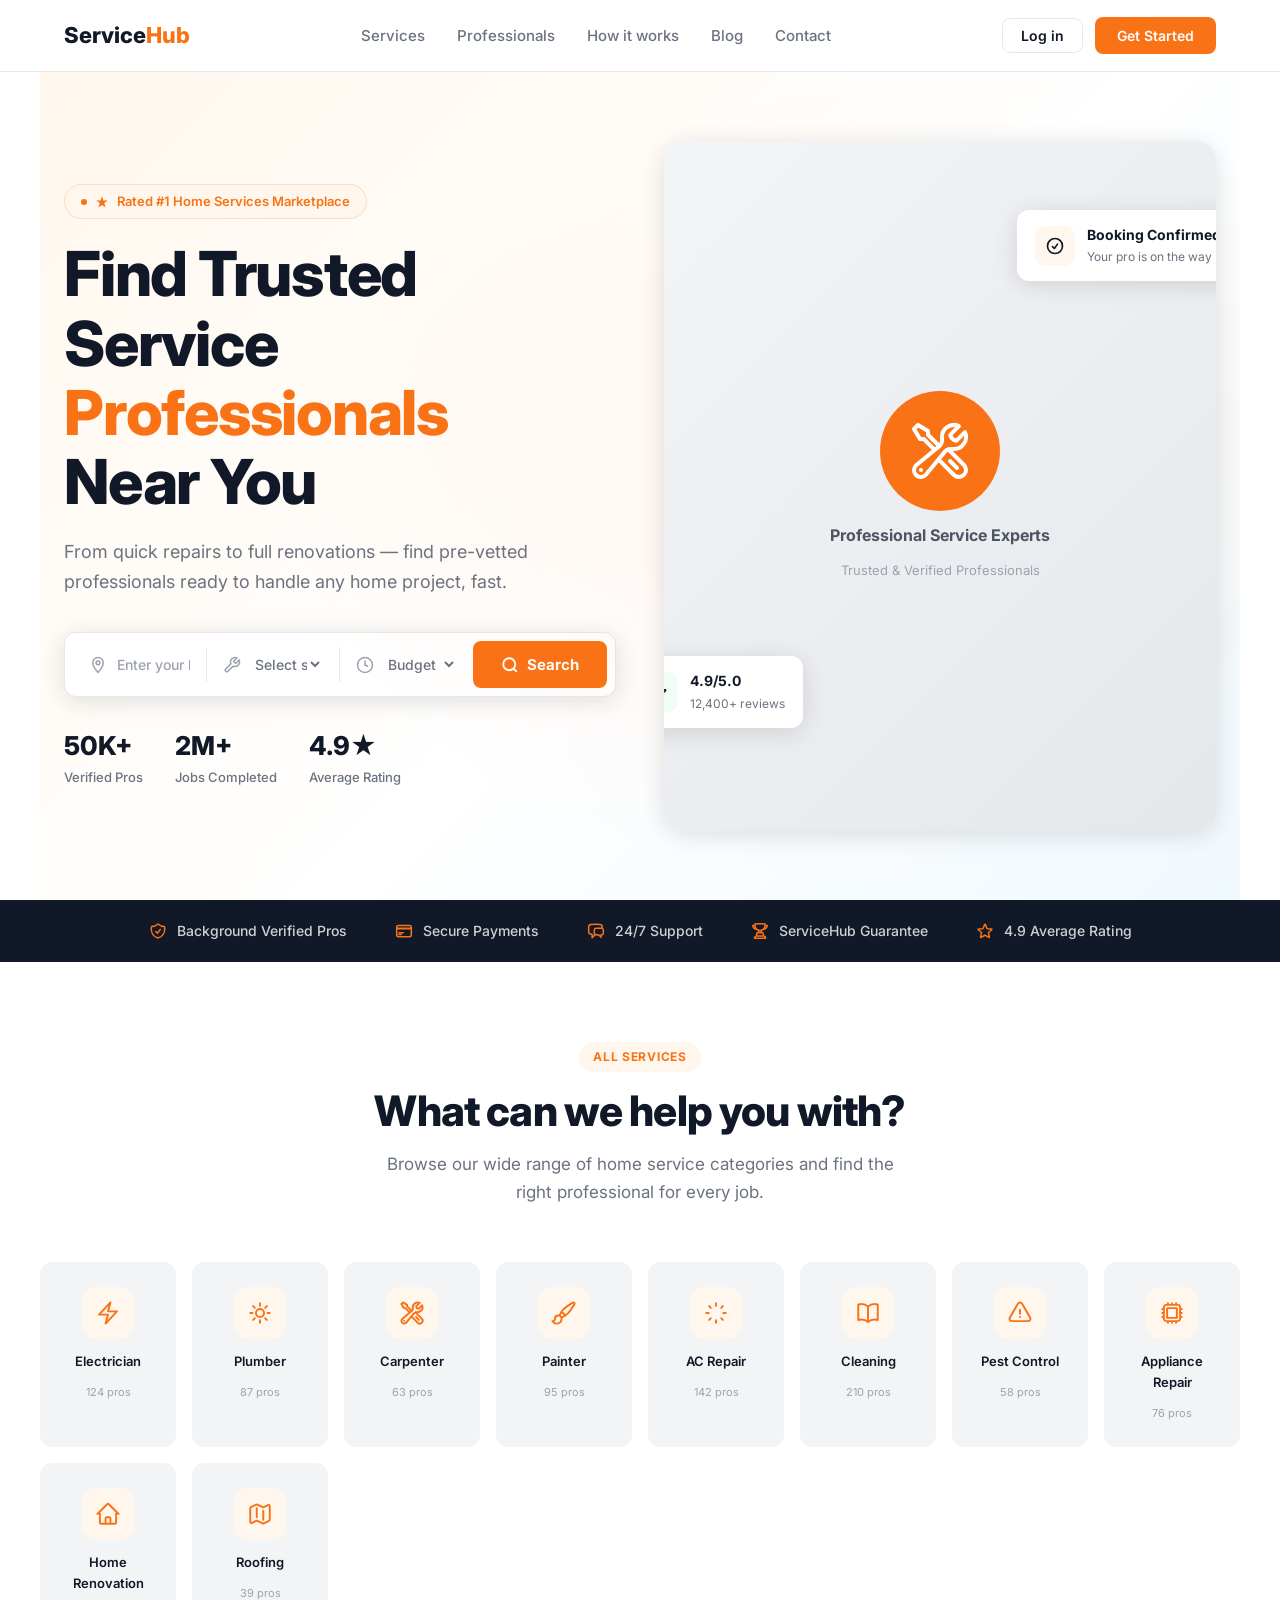
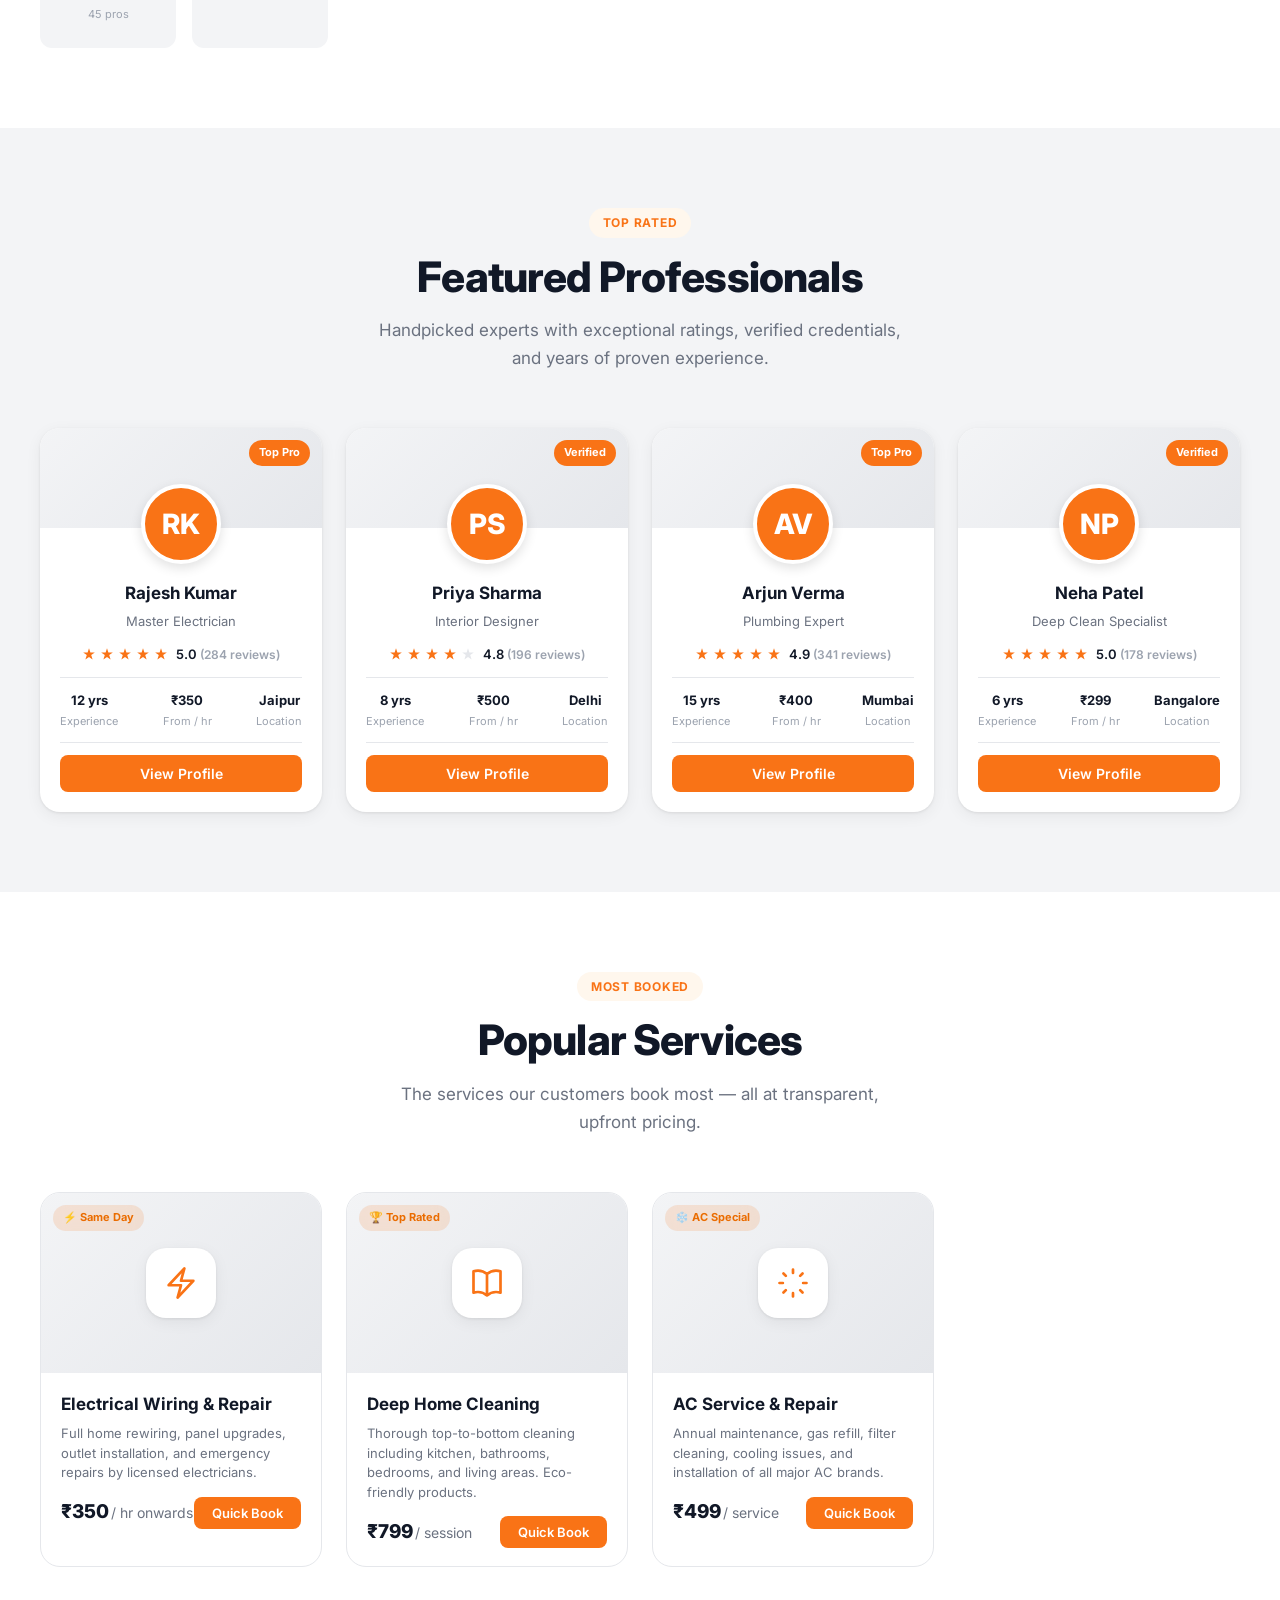
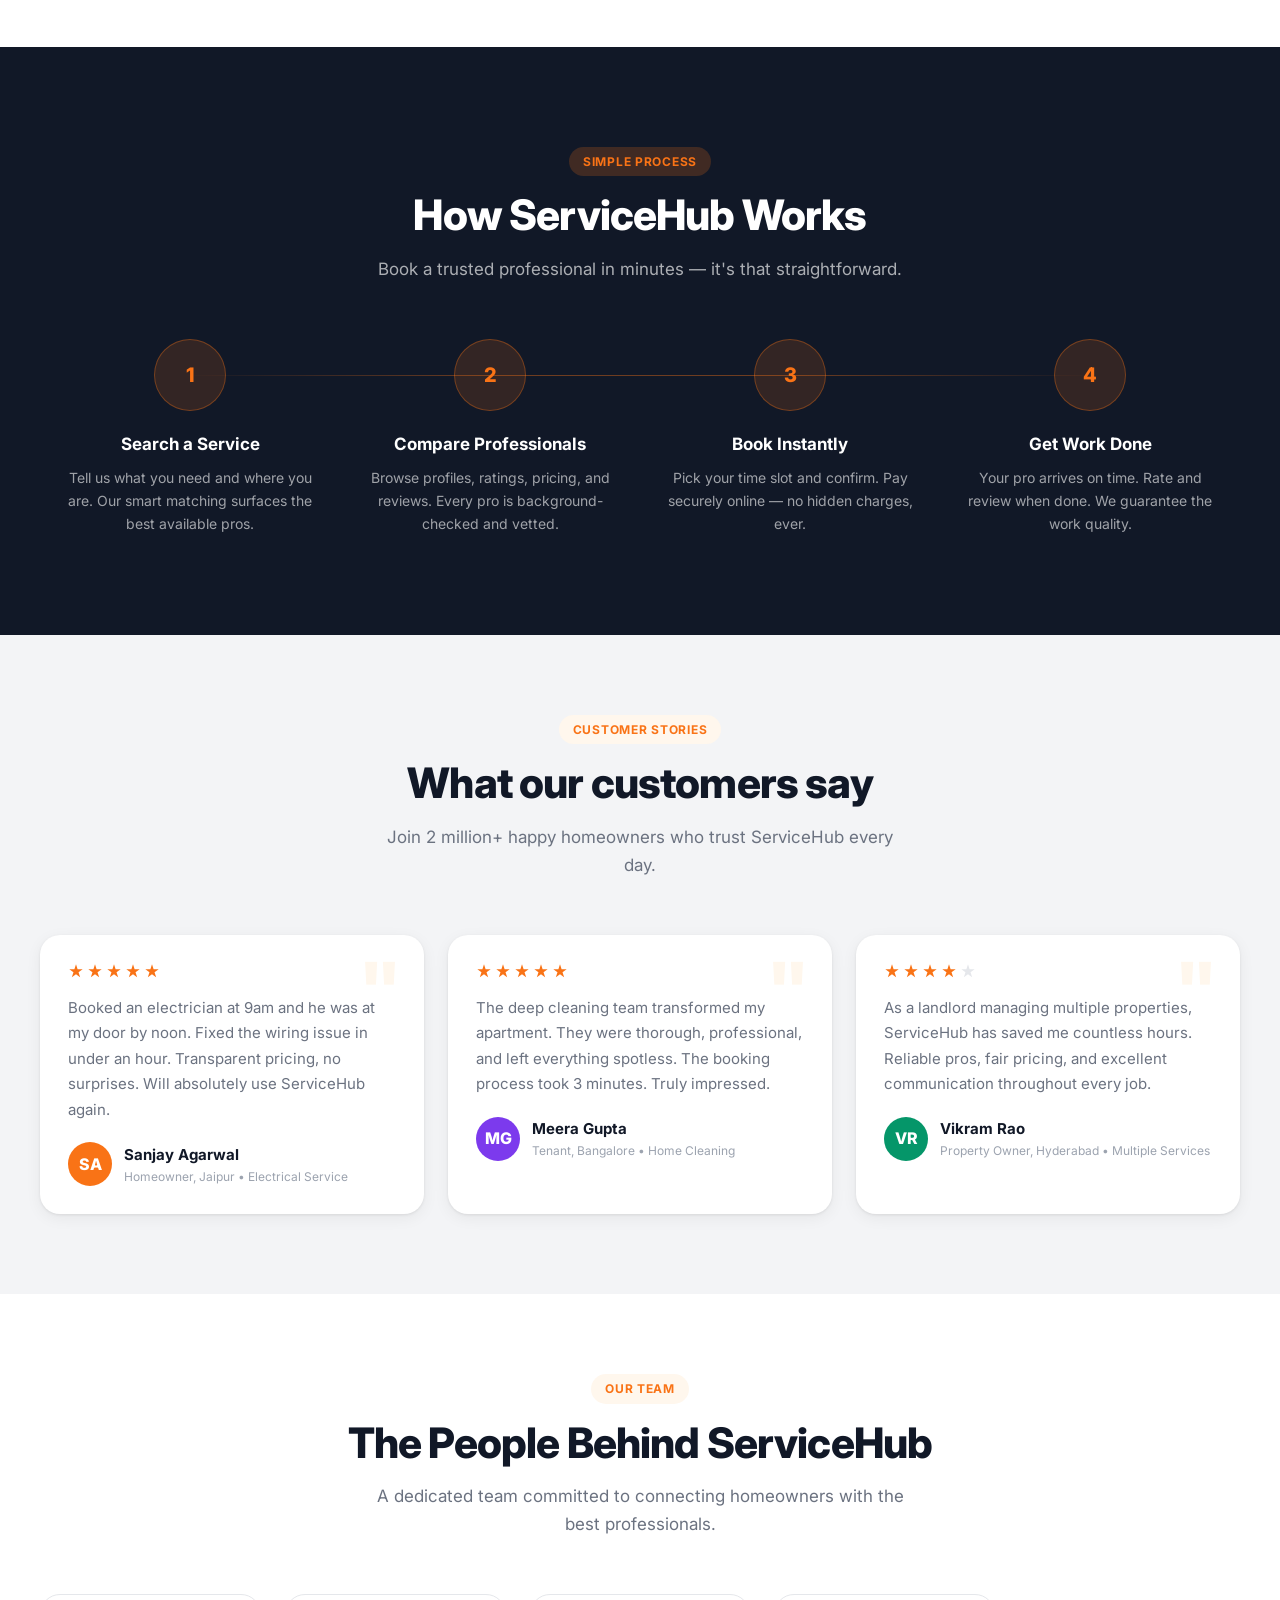
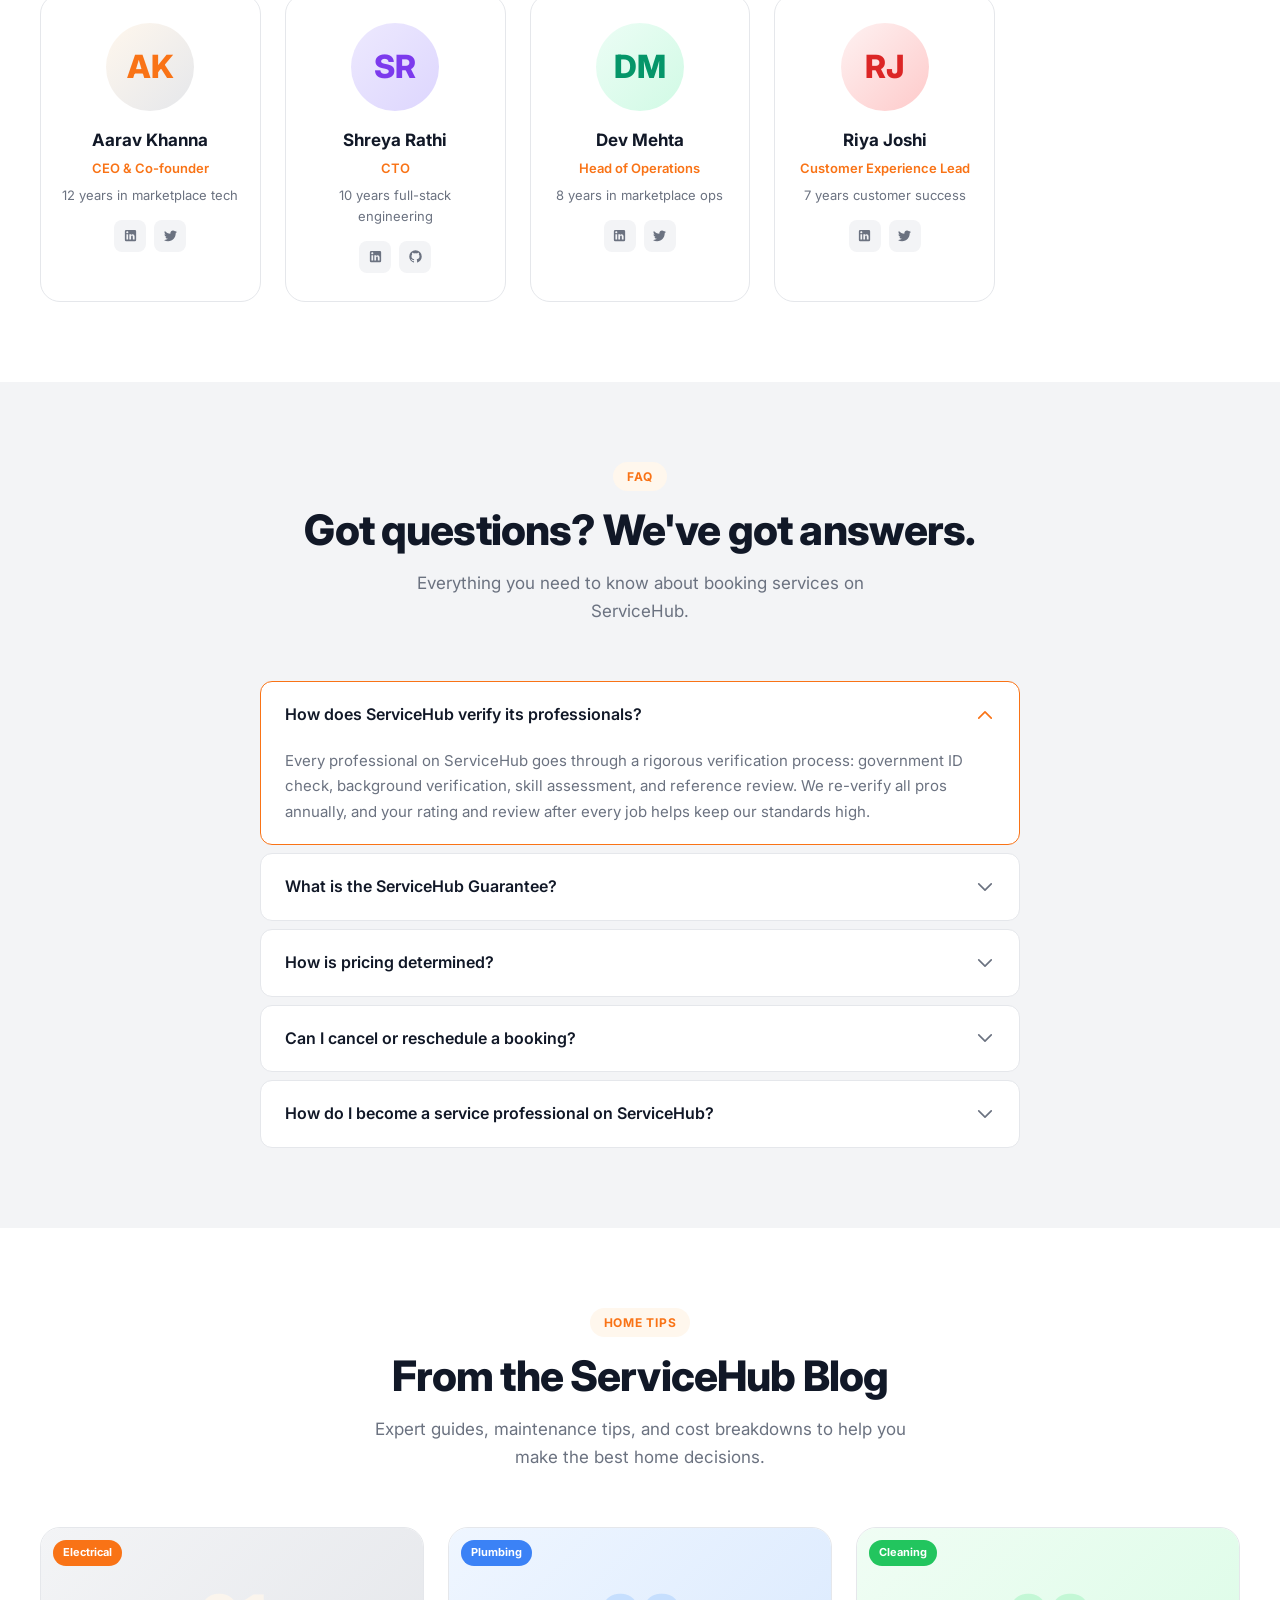
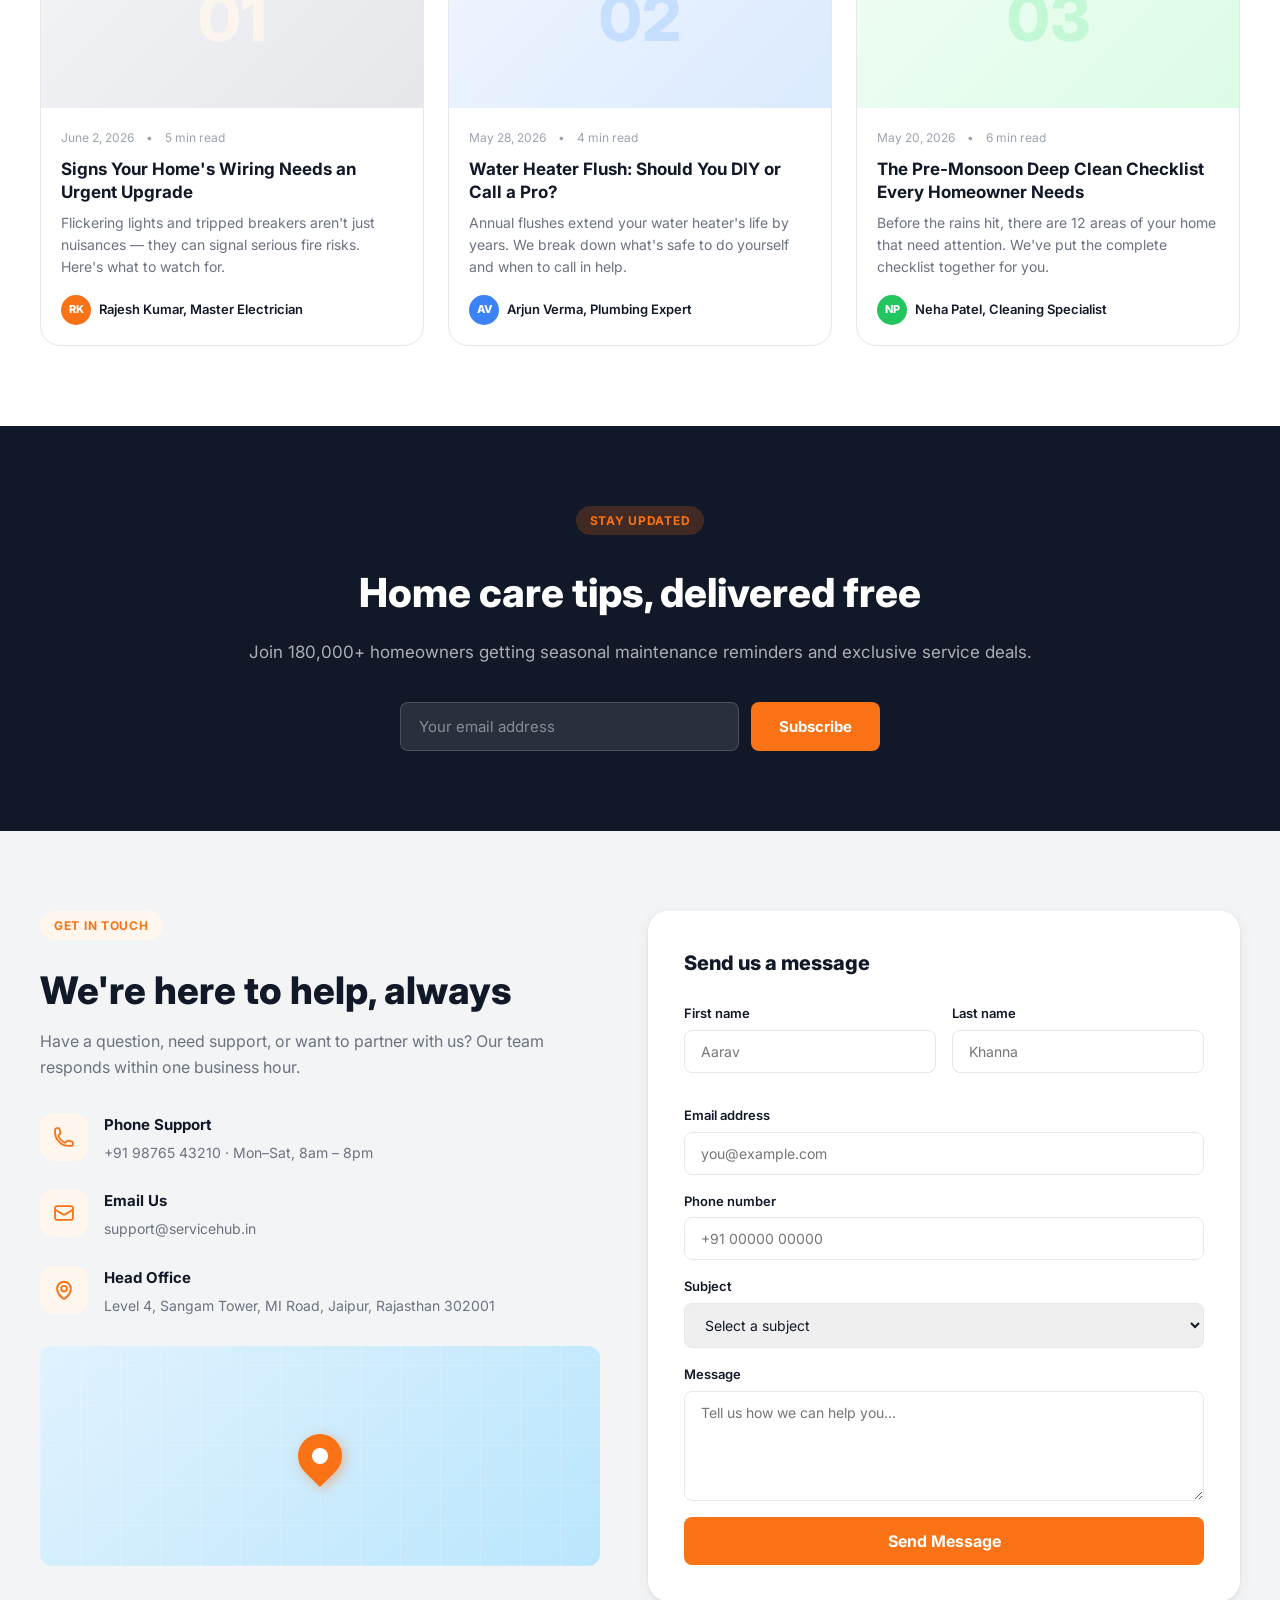
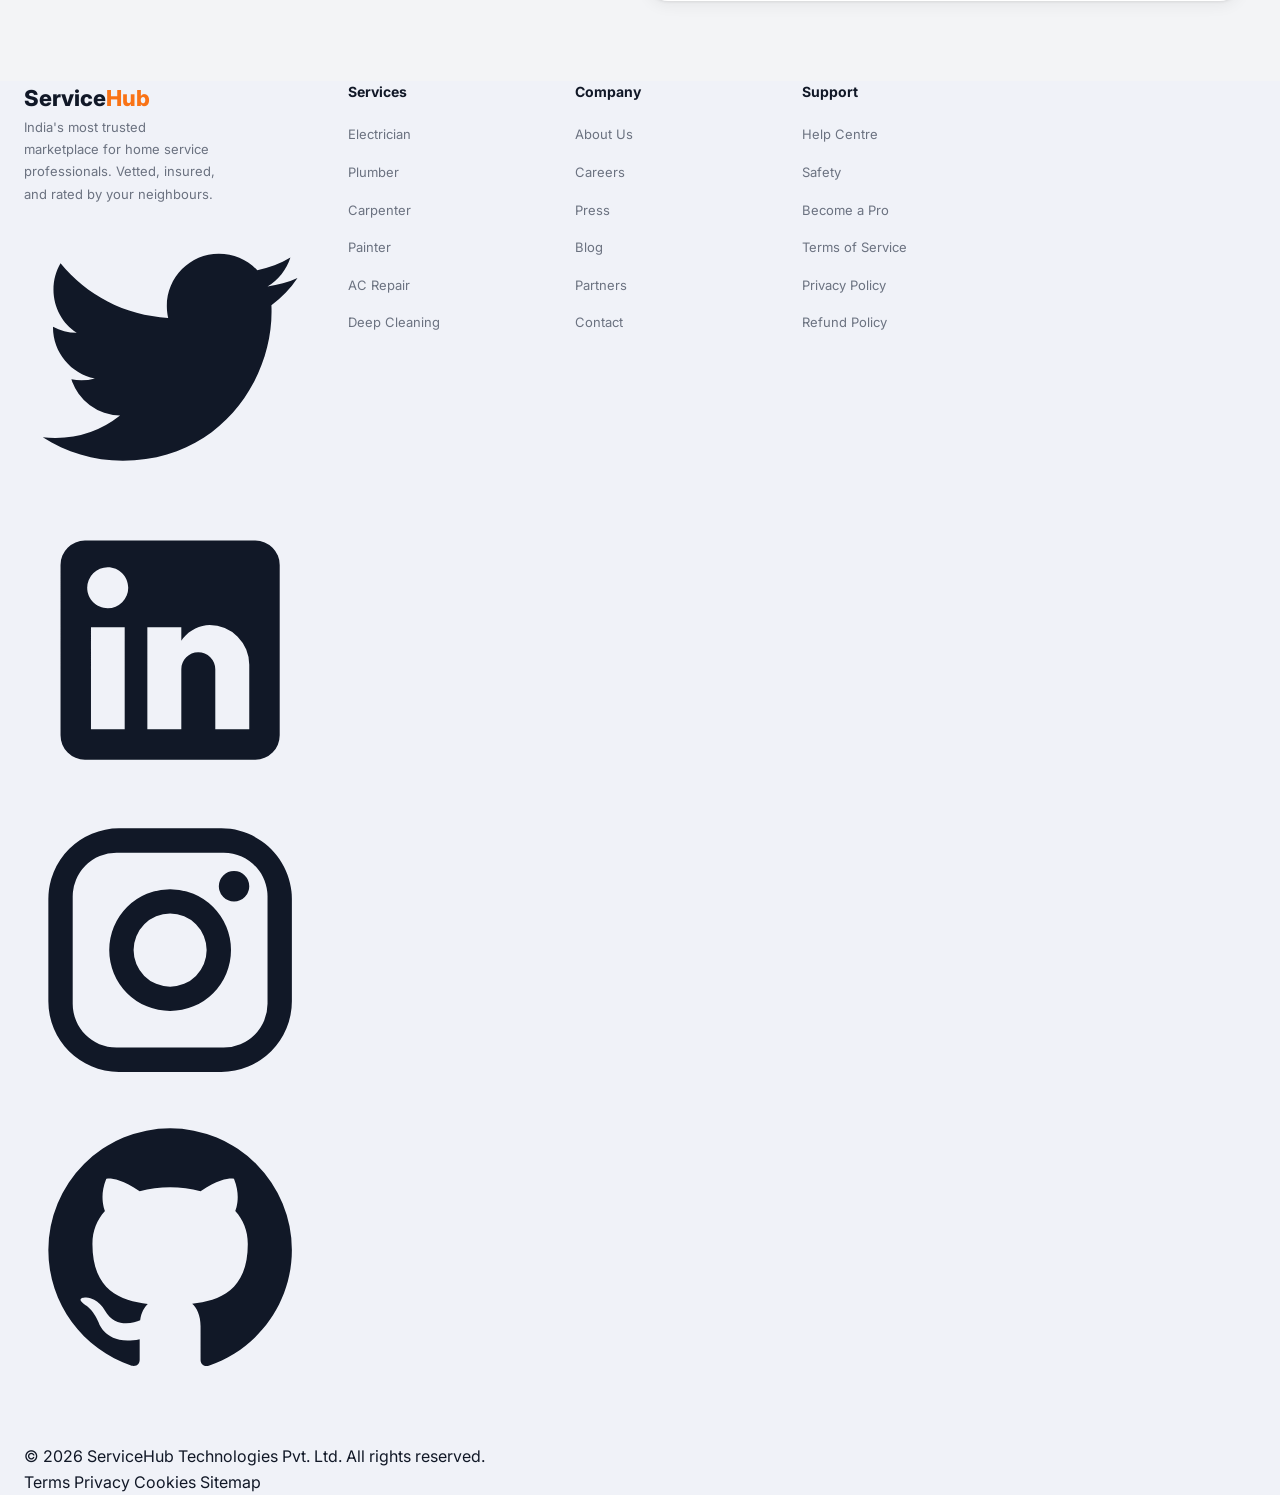
<file: Index.html>
<!DOCTYPE html>
<html lang="en">
<head>
<meta charset="UTF-8">
<meta name="viewport" content="width=device-width, initial-scale=1.0">
<title>ServiceHub – Find Trusted Service Professionals Near You</title>
<meta name="description" content="ServiceHub connects homeowners with trusted, vetted service professionals. Book electricians, plumbers, cleaners, and more in your area.">
<link rel="preconnect" href="https://fonts.googleapis.com">
<link href="https://fonts.googleapis.com/css2?family=Inter:wght@300;400;500;600;700;800&display=swap" rel="stylesheet">
<style>
*,*::before,*::after{box-sizing:border-box;margin:0;padding:0}
:root{
  --primary:#111827;
  --orange:#F97316;
  --orange-light:#FFF7ED;
  --orange-dark:#EA6C00;
  --bg:#fff;
  --accent:#F3F4F6;
  --accent2:#E5E7EB;
  --text:#111827;
  --text2:#6B7280;
  --text3:#9CA3AF;
  --border:#E5E7EB;
  --radius:12px;
  --radius-sm:8px;
  --radius-lg:20px;
  --shadow:0 1px 3px rgba(0,0,0,.08),0 4px 16px rgba(0,0,0,.06);
  --shadow-lg:0 4px 24px rgba(0,0,0,.12);
  --nav-h:72px;
}
html{scroll-behavior:smooth}
body{font-family:'Inter',sans-serif;background:var(--bg);color:var(--text);line-height:1.6;font-size:16px}
img{max-width:100%;display:block}
a{text-decoration:none;color:inherit}
button{cursor:pointer;border:none;outline:none;font-family:'Inter',sans-serif}
input,select,textarea{font-family:'Inter',sans-serif;outline:none}

/* ===== NAV ===== */
nav{position:fixed;top:0;left:0;right:0;z-index:100;height:var(--nav-h);background:rgba(255,255,255,.95);backdrop-filter:blur(12px);border-bottom:1px solid var(--border)}
.nav-inner{max-width:1200px;margin:0 auto;padding:0 24px;height:100%;display:flex;align-items:center;justify-content:space-between}
.nav-logo{font-size:22px;font-weight:800;color:var(--primary)}
.nav-logo span{color:var(--orange)}
.nav-links{display:flex;align-items:center;gap:32px}
.nav-links a{font-size:15px;color:var(--text2);font-weight:500;transition:color .2s}
.nav-links a:hover{color:var(--text)}
.nav-cta{display:flex;align-items:center;gap:12px}
.btn-ghost{padding:8px 18px;border-radius:var(--radius-sm);font-size:14px;font-weight:600;color:var(--text);background:transparent;border:1.5px solid var(--border);transition:all .2s}
.btn-ghost:hover{border-color:var(--text);background:var(--accent)}
.btn-primary{padding:10px 22px;border-radius:var(--radius-sm);font-size:14px;font-weight:600;color:#fff;background:var(--orange);border:none;transition:all .2s}
.btn-primary:hover{background:var(--orange-dark);transform:translateY(-1px);box-shadow:0 4px 12px rgba(249,115,22,.35)}
.nav-hamburger{display:none;flex-direction:column;gap:5px;cursor:pointer;padding:4px}
.nav-hamburger span{display:block;width:22px;height:2px;background:var(--text);border-radius:2px;transition:all .3s}
.mobile-nav{display:none;position:fixed;top:var(--nav-h);left:0;right:0;background:#fff;border-bottom:1px solid var(--border);padding:20px 24px;flex-direction:column;gap:16px;z-index:99}
.mobile-nav.open{display:flex}
.mobile-nav a{font-size:15px;font-weight:500;color:var(--text2);padding:8px 0;border-bottom:1px solid var(--border)}

/* ===== HERO ===== */
.hero{margin-top:var(--nav-h);min-height:calc(100vh - var(--nav-h));background:linear-gradient(135deg,#FFF7ED 0%,#fff 55%,#F0F9FF 100%);display:grid;grid-template-columns:1fr 1fr;align-items:center;gap:48px;max-width:1200px;margin-left:auto;margin-right:auto;padding:60px 24px;position:relative}
.hero::before{content:'';position:absolute;top:0;left:0;right:0;bottom:0;background:radial-gradient(ellipse 600px 400px at 70% 50%,rgba(249,115,22,.07),transparent);pointer-events:none}
.hero-badge{display:inline-flex;align-items:center;gap:8px;background:var(--orange-light);border:1px solid rgba(249,115,22,.2);border-radius:100px;padding:6px 16px;font-size:13px;font-weight:600;color:var(--orange);margin-bottom:20px}
.hero-badge::before{content:'';width:6px;height:6px;border-radius:50%;background:var(--orange);animation:pulse 1.8s ease infinite}
@keyframes pulse{0%,100%{opacity:1;transform:scale(1)}50%{opacity:.5;transform:scale(1.4)}}
.hero h1{font-size:clamp(38px,5vw,62px);font-weight:800;line-height:1.12;letter-spacing:-.02em;color:var(--primary);margin-bottom:20px}
.hero h1 em{font-style:normal;color:var(--orange)}
.hero-sub{font-size:18px;color:var(--text2);line-height:1.65;margin-bottom:36px;max-width:480px}
.search-box{background:#fff;border:1.5px solid var(--border);border-radius:var(--radius);padding:8px;display:flex;align-items:center;gap:0;box-shadow:var(--shadow-lg);margin-bottom:28px}
.search-field{display:flex;align-items:center;gap:10px;padding:8px 16px;flex:1;border-right:1px solid var(--border)}
.search-field:last-of-type{border-right:none}
.search-field svg{flex-shrink:0;color:var(--text3)}
.search-field input,.search-field select{border:none;font-size:14px;color:var(--text);background:transparent;width:100%;font-weight:500}
.search-field input::placeholder{color:var(--text3)}
.search-field select{color:var(--text2)}
.search-btn{padding:14px 28px;background:var(--orange);color:#fff;border-radius:var(--radius-sm);font-weight:700;font-size:15px;border:none;cursor:pointer;white-space:nowrap;transition:all .2s;display:flex;align-items:center;gap:8px}
.search-btn:hover{background:var(--orange-dark);transform:translateY(-1px)}
.hero-stats{display:flex;gap:32px}
.hero-stat{display:flex;flex-direction:column}
.hero-stat strong{font-size:26px;font-weight:800;color:var(--primary)}
.hero-stat span{font-size:13px;color:var(--text2);font-weight:500}
.hero-image-wrap{position:relative;display:flex;justify-content:center;align-items:center}
.hero-img-card{background:#fff;border-radius:var(--radius-lg);overflow:hidden;box-shadow:var(--shadow-lg);position:relative;width:100%;aspect-ratio:4/5;display:flex;align-items:center;justify-content:center;background:linear-gradient(145deg,#F3F4F6,#E5E7EB)}
.hero-img-placeholder{width:100%;height:100%;display:flex;flex-direction:column;align-items:center;justify-content:center;gap:12px;background:linear-gradient(135deg,var(--accent),var(--accent2));border-radius:var(--radius-lg)}
.hero-worker-icon{width:120px;height:120px;background:var(--orange);border-radius:50%;display:flex;align-items:center;justify-content:center}
.hero-worker-icon svg{color:#fff;width:64px;height:64px}
.hero-float-card{position:absolute;background:#fff;border-radius:var(--radius);padding:14px 18px;box-shadow:var(--shadow-lg);display:flex;align-items:center;gap:12px;font-size:13px}
.hero-float-card.top{top:10%;right:-5%}
.hero-float-card.bottom{bottom:15%;left:-8%}
.float-icon{width:40px;height:40px;border-radius:10px;display:flex;align-items:center;justify-content:center}
.float-icon.orange{background:var(--orange-light)}
.float-icon.green{background:#F0FDF4}
.float-card-text strong{display:block;font-weight:700;font-size:14px}
.float-card-text span{color:var(--text2);font-size:12px}

/* ===== SECTIONS COMMON ===== */
section{padding:80px 24px}
.container{max-width:1200px;margin:0 auto}
.section-header{text-align:center;margin-bottom:56px}
.section-tag{display:inline-block;background:var(--orange-light);color:var(--orange);font-size:12px;font-weight:700;padding:5px 14px;border-radius:100px;letter-spacing:.06em;text-transform:uppercase;margin-bottom:14px}
.section-header h2{font-size:clamp(28px,4vw,42px);font-weight:800;letter-spacing:-.02em;line-height:1.2;color:var(--primary);margin-bottom:14px}
.section-header p{font-size:17px;color:var(--text2);max-width:540px;margin:0 auto;line-height:1.65}

/* ===== TRUST BAR ===== */
.trust-bar{background:var(--primary);padding:20px 24px}
.trust-inner{max-width:1200px;margin:0 auto;display:flex;align-items:center;justify-content:center;gap:48px;flex-wrap:wrap}
.trust-item{display:flex;align-items:center;gap:10px;color:rgba(255,255,255,.8);font-size:14px;font-weight:500}
.trust-item svg{color:var(--orange);flex-shrink:0}

/* ===== CATEGORIES ===== */
.categories{background:#fff}
.categories-grid{display:grid;grid-template-columns:repeat(auto-fill,minmax(130px,1fr));gap:16px}
.cat-card{background:var(--accent);border-radius:var(--radius);padding:24px 16px;text-align:center;cursor:pointer;transition:all .25s;border:1.5px solid transparent;display:flex;flex-direction:column;align-items:center;gap:12px}
.cat-card:hover{background:#fff;border-color:var(--orange);transform:translateY(-4px);box-shadow:var(--shadow)}
.cat-icon{width:52px;height:52px;border-radius:14px;display:flex;align-items:center;justify-content:center;margin:0 auto;background:var(--orange-light);transition:all .25s}
.cat-card:hover .cat-icon{background:var(--orange)}
.cat-icon svg{width:26px;height:26px;color:var(--orange);transition:color .25s}
.cat-card:hover .cat-icon svg{color:#fff}
.cat-card h3{font-size:13px;font-weight:600;color:var(--text)}
.cat-card span{font-size:11px;color:var(--text3)}

/* ===== FEATURED PROS ===== */
.pros{background:var(--accent)}
.pros-grid{display:grid;grid-template-columns:repeat(auto-fill,minmax(260px,1fr));gap:24px}
.pro-card{background:#fff;border-radius:var(--radius-lg);overflow:hidden;box-shadow:var(--shadow);transition:all .3s;position:relative}
.pro-card:hover{transform:translateY(-6px);box-shadow:var(--shadow-lg)}
.pro-card-top{background:linear-gradient(135deg,var(--accent),var(--accent2));height:100px;position:relative;display:flex;align-items:flex-end;justify-content:center}
.pro-avatar{width:80px;height:80px;border-radius:50%;border:4px solid #fff;overflow:hidden;position:absolute;bottom:-36px;background:var(--orange);display:flex;align-items:center;justify-content:center;font-size:28px;font-weight:800;color:#fff;box-shadow:0 4px 12px rgba(0,0,0,.12)}
.pro-badge{position:absolute;top:12px;right:12px;background:var(--orange);color:#fff;font-size:11px;font-weight:700;padding:4px 10px;border-radius:100px}
.pro-card-body{padding:52px 20px 20px;text-align:center}
.pro-name{font-size:17px;font-weight:700;margin-bottom:4px}
.pro-role{font-size:13px;color:var(--text2);margin-bottom:12px}
.pro-stars{display:flex;align-items:center;justify-content:center;gap:4px;margin-bottom:12px}
.star{width:14px;height:14px;fill:var(--orange)}
.pro-stars span{font-size:13px;font-weight:600;color:var(--text);margin-left:4px}
.pro-stars em{font-style:normal;color:var(--text3);font-size:12px}
.pro-meta{display:flex;align-items:center;justify-content:space-between;padding:12px 0;border-top:1px solid var(--border);border-bottom:1px solid var(--border);margin:12px 0;font-size:13px}
.pro-meta-item{display:flex;flex-direction:column;align-items:center;gap:2px}
.pro-meta-item span{color:var(--text3);font-size:11px}
.pro-meta-item strong{font-weight:700;color:var(--text)}
.btn-view{width:100%;padding:10px;background:var(--orange);color:#fff;border-radius:var(--radius-sm);font-weight:600;font-size:14px;transition:all .2s}
.btn-view:hover{background:var(--orange-dark)}

/* ===== POPULAR SERVICES ===== */
.popular{background:#fff}
.services-grid{display:grid;grid-template-columns:repeat(auto-fill,minmax(280px,1fr));gap:24px}
.service-card{border-radius:var(--radius-lg);overflow:hidden;border:1.5px solid var(--border);transition:all .3s;cursor:pointer}
.service-card:hover{border-color:var(--orange);box-shadow:var(--shadow-lg);transform:translateY(-4px)}
.service-img{height:180px;background:linear-gradient(135deg,var(--accent),var(--accent2));display:flex;align-items:center;justify-content:center;position:relative;overflow:hidden}
.service-img-icon{width:70px;height:70px;background:#fff;border-radius:20px;display:flex;align-items:center;justify-content:center;box-shadow:var(--shadow)}
.service-img-icon svg{width:36px;height:36px;color:var(--orange)}
.service-img-badge{position:absolute;top:12px;left:12px;background:rgba(249,115,22,.15);color:var(--orange-dark);font-size:11px;font-weight:700;padding:4px 10px;border-radius:100px;backdrop-filter:blur(8px)}
.service-body{padding:18px 20px}
.service-title{font-size:17px;font-weight:700;margin-bottom:6px}
.service-desc{font-size:13px;color:var(--text2);margin-bottom:14px;line-height:1.5}
.service-footer{display:flex;align-items:center;justify-content:space-between}
.service-price{font-size:14px;color:var(--text2)}
.service-price strong{font-size:19px;font-weight:800;color:var(--primary);margin-right:2px}
.btn-book{padding:8px 18px;background:var(--orange);color:#fff;border-radius:var(--radius-sm);font-size:13px;font-weight:600;transition:all .2s}
.btn-book:hover{background:var(--orange-dark)}

/* ===== HOW IT WORKS ===== */
.how{background:var(--primary);color:#fff;padding:100px 24px}
.how .section-tag{background:rgba(249,115,22,.2);color:var(--orange)}
.how .section-header h2{color:#fff}
.how .section-header p{color:rgba(255,255,255,.65)}
.steps-grid{display:grid;grid-template-columns:repeat(4,1fr);gap:0;position:relative}
.steps-grid::before{content:'';position:absolute;top:36px;left:12%;right:12%;height:1px;background:linear-gradient(90deg,transparent,rgba(249,115,22,.4),rgba(249,115,22,.4),transparent);z-index:0}
.step{text-align:center;padding:0 16px;position:relative;z-index:1}
.step-num{width:72px;height:72px;border-radius:50%;background:rgba(249,115,22,.15);border:1.5px solid rgba(249,115,22,.35);display:flex;align-items:center;justify-content:center;margin:0 auto 20px;font-size:20px;font-weight:800;color:var(--orange);transition:all .3s}
.step:hover .step-num{background:var(--orange);color:#fff;border-color:var(--orange)}
.step-icon{display:none}
.step h3{font-size:17px;font-weight:700;margin-bottom:8px;color:#fff}
.step p{font-size:14px;color:rgba(255,255,255,.6);line-height:1.65}

/* ===== REVIEWS ===== */
.reviews{background:var(--accent)}
.reviews-grid{display:grid;grid-template-columns:repeat(auto-fill,minmax(320px,1fr));gap:24px}
.review-card{background:#fff;border-radius:var(--radius-lg);padding:28px;box-shadow:var(--shadow);position:relative}
.review-card::before{content:'"';position:absolute;top:16px;right:24px;font-size:80px;line-height:1;color:var(--orange-light);font-weight:800}
.review-stars{display:flex;gap:3px;margin-bottom:16px}
.review-text{font-size:15px;color:var(--text2);line-height:1.7;margin-bottom:20px}
.reviewer{display:flex;align-items:center;gap:12px}
.reviewer-avatar{width:44px;height:44px;border-radius:50%;background:var(--orange);display:flex;align-items:center;justify-content:center;font-weight:800;font-size:16px;color:#fff;flex-shrink:0}
.reviewer-name{font-size:15px;font-weight:700}
.reviewer-meta{font-size:12px;color:var(--text3)}

/* ===== TEAM ===== */
.team{background:#fff}
.team-grid{display:grid;grid-template-columns:repeat(auto-fill,minmax(220px,1fr));gap:24px}
.team-card{text-align:center;border-radius:var(--radius-lg);padding:28px 20px;border:1.5px solid var(--border);transition:all .3s}
.team-card:hover{border-color:var(--orange);box-shadow:var(--shadow)}
.team-avatar{width:88px;height:88px;border-radius:50%;margin:0 auto 16px;background:linear-gradient(135deg,var(--orange-light),var(--accent2));display:flex;align-items:center;justify-content:center;font-size:32px;font-weight:800;color:var(--orange)}
.team-name{font-size:17px;font-weight:700;margin-bottom:4px}
.team-role{font-size:13px;color:var(--orange);font-weight:600;margin-bottom:6px}
.team-exp{font-size:13px;color:var(--text2)}
.team-socials{display:flex;justify-content:center;gap:8px;margin-top:14px}
.team-social{width:32px;height:32px;border-radius:8px;background:var(--accent);display:flex;align-items:center;justify-content:center;transition:background .2s}
.team-social:hover{background:var(--orange-light)}
.team-social svg{width:15px;height:15px;color:var(--text2)}

/* ===== FAQ ===== */
.faq{background:var(--accent)}
.faq-wrap{max-width:760px;margin:0 auto;display:flex;flex-direction:column;gap:8px}
.faq-item{background:#fff;border-radius:var(--radius);overflow:hidden;border:1.5px solid var(--border);transition:border-color .2s}
.faq-item.open{border-color:var(--orange)}
.faq-q{padding:20px 24px;font-size:16px;font-weight:600;cursor:pointer;display:flex;align-items:center;justify-content:space-between;gap:16px;user-select:none}
.faq-q svg{flex-shrink:0;transition:transform .3s;color:var(--text2)}
.faq-item.open .faq-q svg{transform:rotate(180deg);color:var(--orange)}
.faq-a{max-height:0;overflow:hidden;transition:max-height .35s ease,padding .3s ease;font-size:15px;color:var(--text2);line-height:1.7;padding:0 24px}
.faq-item.open .faq-a{max-height:300px;padding:0 24px 20px}

/* ===== BLOG ===== */
.blog{background:#fff}
.blog-grid{display:grid;grid-template-columns:repeat(auto-fill,minmax(300px,1fr));gap:24px}
.blog-card{border-radius:var(--radius-lg);overflow:hidden;border:1.5px solid var(--border);transition:all .3s;cursor:pointer}
.blog-card:hover{box-shadow:var(--shadow-lg);transform:translateY(-4px);border-color:var(--orange)}
.blog-img{height:180px;background:linear-gradient(135deg,var(--accent),var(--accent2));display:flex;align-items:center;justify-content:center;position:relative}
.blog-img-num{font-size:64px;font-weight:800;color:var(--orange-light);opacity:.8}
.blog-cat{position:absolute;top:12px;left:12px;background:var(--orange);color:#fff;font-size:11px;font-weight:700;padding:4px 10px;border-radius:100px}
.blog-body{padding:20px}
.blog-meta{display:flex;align-items:center;gap:12px;font-size:12px;color:var(--text3);margin-bottom:10px}
.blog-title{font-size:17px;font-weight:700;margin-bottom:8px;line-height:1.35}
.blog-excerpt{font-size:14px;color:var(--text2);line-height:1.6;margin-bottom:16px}
.blog-author{display:flex;align-items:center;gap:8px;font-size:13px;font-weight:600}
.blog-author-av{width:30px;height:30px;border-radius:50%;background:var(--orange);display:flex;align-items:center;justify-content:center;font-size:11px;font-weight:800;color:#fff}

/* ===== NEWSLETTER ===== */
.newsletter{background:var(--primary);padding:80px 24px;text-align:center}
.newsletter h2{font-size:clamp(26px,4vw,40px);font-weight:800;color:#fff;margin-bottom:14px}
.newsletter p{color:rgba(255,255,255,.65);font-size:17px;margin-bottom:36px}
.newsletter-form{display:flex;gap:12px;max-width:480px;margin:0 auto}
.newsletter-form input{flex:1;padding:14px 18px;border-radius:var(--radius-sm);border:1.5px solid rgba(255,255,255,.15);background:rgba(255,255,255,.1);color:#fff;font-size:15px;transition:border-color .2s}
.newsletter-form input::placeholder{color:rgba(255,255,255,.45)}
.newsletter-form input:focus{border-color:var(--orange)}
.newsletter-form button{padding:14px 28px;background:var(--orange);color:#fff;border-radius:var(--radius-sm);font-weight:700;font-size:15px;white-space:nowrap;transition:all .2s}
.newsletter-form button:hover{background:var(--orange-dark)}

/* ===== CONTACT ===== */
.contact{background:var(--accent);padding:80px 24px}
.contact-grid{display:grid;grid-template-columns:1fr 1fr;gap:48px;align-items:start}
.contact-info h2{font-size:clamp(26px,3.5vw,38px);font-weight:800;margin-bottom:14px;line-height:1.2}
.contact-info p{color:var(--text2);font-size:16px;margin-bottom:32px;line-height:1.65}
.contact-item{display:flex;align-items:flex-start;gap:16px;margin-bottom:24px}
.contact-icon{width:48px;height:48px;border-radius:14px;background:var(--orange-light);display:flex;align-items:center;justify-content:center;flex-shrink:0}
.contact-icon svg{width:22px;height:22px;color:var(--orange)}
.contact-item strong{display:block;font-size:15px;font-weight:700;margin-bottom:3px}
.contact-item span{font-size:14px;color:var(--text2)}
.contact-form{background:#fff;border-radius:var(--radius-lg);padding:36px;box-shadow:var(--shadow)}
.form-row{display:grid;grid-template-columns:1fr 1fr;gap:16px;margin-bottom:16px}
.form-group{margin-bottom:16px;display:flex;flex-direction:column;gap:6px}
.form-group label{font-size:13px;font-weight:600;color:var(--text)}
.form-group input,.form-group select,.form-group textarea{padding:12px 16px;border:1.5px solid var(--border);border-radius:var(--radius-sm);font-size:14px;color:var(--text);transition:border-color .2s;resize:vertical}
.form-group input:focus,.form-group select:focus,.form-group textarea:focus{border-color:var(--orange)}
.form-group textarea{min-height:110px}
.form-submit{width:100%;padding:14px;background:var(--orange);color:#fff;border-radius:var(--radius-sm);font-size:16px;font-weight:700;transition:all .2s}
.form-submit:hover{background:var(--orange-dark);transform:translateY(-1px)}

/* ===== MAP PLACEHOLDER ===== */
.map-placeholder{height:220px;background:linear-gradient(135deg,#E0F2FE,#BAE6FD);border-radius:var(--radius);margin-top:28px;display:flex;align-items:center;justify-content:center;overflow:hidden;position:relative}
.map-placeholder::before{content:'';position:absolute;inset:0;background:repeating-linear-gradient(0deg,rgba(255,255,255,.3) 0px,transparent 1px,transparent 40px),repeating-linear-gradient(90deg,rgba(255,255,255,.3) 0px,transparent 1px,transparent 40px)}
.map-pin{width:44px;height:44px;background:var(--orange);border-radius:50% 50% 50% 0;transform:rotate(-45deg);display:flex;align-items:center;justify-content:center;box-shadow:0 4px 12px rgba(249,115,22,.4)}
.map-pin::after{content:'';width:16px;height:16px;background:#fff;border-radius:50%;position:absolute}

/* ===== CTA SECTION (image-style gradient) ===== */
.cta-join{background:linear-gradient(160deg,#b8c8f8 0%,#a5b8f5 25%,#9db0f0 50%,#b5c5f5 75%,#c8d5f8 100%);padding:100px 24px 180px;text-align:center;position:relative}
.cta-join h2{font-size:clamp(32px,5vw,60px);font-weight:800;color:#fff;line-height:1.15;margin-bottom:18px;letter-spacing:-.02em}
.cta-join p{font-size:16px;color:rgba(255,255,255,.85);max-width:560px;margin:0 auto 36px;line-height:1.7}
.cta-join-btn{display:inline-block;padding:16px 44px;background:#111827;color:#fff;border-radius:100px;font-size:16px;font-weight:700;cursor:pointer;border:none;transition:all .2s;letter-spacing:-.01em}
.cta-join-btn:hover{background:#1f2937;transform:translateY(-2px);box-shadow:0 8px 24px rgba(0,0,0,.25)}

/* ===== FOOTER (white card floating over gradient) ===== */
footer{background:#f0f2f8;padding:0 24px 0}
.footer-card{max-width:1160px;margin:-120px auto 0;background:#fff;border-radius:24px;padding:48px 48px 40px;box-shadow:0 8px 40px rgba(0,0,0,.10);position:relative;z-index:2}
.footer-grid{display:grid;grid-template-columns:1.8fr 1.2fr 1.2fr 1.2fr 1.4fr;gap:32px;margin-bottom:40px}
.footer-brand .footer-logo{font-size:20px;font-weight:800;color:var(--primary);margin-bottom:10px}
.footer-brand .footer-logo span{color:var(--orange)}
.footer-desc{font-size:13px;line-height:1.7;color:var(--text2);max-width:200px}
.footer-col h4{font-size:14px;font-weight:700;color:var(--text);margin-bottom:18px}
.footer-col ul{list-style:none;display:flex;flex-direction:column;gap:12px}
.footer-col li a{font-size:13px;color:var(--text2);transition:color .2s}
.footer-col li a:hover{color:var(--orange)}
.footer-app-col h4{font-size:14px;font-weight:700;color:var(--text);margin-bottom:18px}
.footer-app-badges{display:flex;flex-direction:column;gap:12px}
.footer-app-badges a{display:block;transition:transform .2s,opacity .2s}
.footer-app-badges a:hover{transform:translateY(-2px);opacity:.85}
.footer-app-badges img{width:150px;height:auto;border-radius:8px}
.footer-bottom-strip{background:#f0f2f8;padding:20px 24px}
.footer-bottom-inner{max-width:1160px;margin:0 auto;display:flex;align-items:center;justify-content:space-between;gap:16px;flex-wrap:wrap}
.footer-bottom-inner p{font-size:13px;color:var(--text2)}
.footer-socials{display:flex;gap:14px;align-items:center}
.footer-socials a{width:38px;height:38px;border-radius:50%;background:#111827;display:flex;align-items:center;justify-content:center;transition:background .2s,transform .2s}
.footer-socials a:hover{background:var(--orange);transform:translateY(-2px)}
.footer-socials img{width:18px;height:18px;filter:brightness(0) invert(1)}

/* ===== SCROLL ANIMATIONS ===== */
.reveal{opacity:0;transform:translateY(28px);transition:opacity .65s ease,transform .65s ease}
.reveal.visible{opacity:1;transform:none}
.reveal-delay-1{transition-delay:.1s}
.reveal-delay-2{transition-delay:.2s}
.reveal-delay-3{transition-delay:.3s}

/* ===== BACK TO TOP ===== */
#back-top{position:fixed;bottom:28px;right:28px;width:44px;height:44px;background:var(--orange);border-radius:50%;display:none;align-items:center;justify-content:center;cursor:pointer;box-shadow:0 4px 16px rgba(249,115,22,.4);z-index:50;transition:all .3s}
#back-top.show{display:flex}
#back-top:hover{transform:translateY(-3px)}
#back-top svg{color:#fff;width:20px;height:20px}

/* ===== MOBILE ===== */
@media(max-width:900px){
  .hero{grid-template-columns:1fr;text-align:center;padding:40px 24px}
  .hero-image-wrap{display:none}
  .hero-stats{justify-content:center}
  .search-box{flex-direction:column;gap:4px;padding:12px}
  .search-field{border-right:none;border-bottom:1px solid var(--border);padding:10px 12px}
  .search-field:last-of-type{border-bottom:none}
  .search-btn{width:100%;justify-content:center}
  .steps-grid{grid-template-columns:1fr 1fr;gap:24px}
  .steps-grid::before{display:none}
  .contact-grid{grid-template-columns:1fr}
  .footer-grid{grid-template-columns:1fr 1fr}
  .footer-brand{grid-column:1/-1}
}
@media(max-width:640px){
  .nav-links{display:none}
  .nav-cta{display:none}
  .nav-hamburger{display:flex}
  section{padding:60px 20px}
  .steps-grid{grid-template-columns:1fr}
  .form-row{grid-template-columns:1fr}
  .footer-grid{grid-template-columns:1fr}
  .footer-bottom{flex-direction:column;text-align:center}
  .newsletter-form{flex-direction:column}
}
</style>
</head>
<body>

<!-- NAV -->
<nav id="navbar">
  <div class="nav-inner">
    <a href="#" class="nav-logo">Service<span>Hub</span></a>
    <div class="nav-links">
      <a href="#categories">Services</a>
      <a href="#professionals">Professionals</a>
      <a href="#how-it-works">How it works</a>
      <a href="#blog">Blog</a>
      <a href="#contact">Contact</a>
    </div>
    <div class="nav-cta">
      <button class="btn-ghost">Log in</button>
      <button class="btn-primary">Get Started</button>
    </div>
    <div class="nav-hamburger" id="hamburger" onclick="toggleMenu()">
      <span></span><span></span><span></span>
    </div>
  </div>
</nav>
<div class="mobile-nav" id="mobile-nav">
  <a href="#categories">Services</a>
  <a href="#professionals">Professionals</a>
  <a href="#how-it-works">How it works</a>
  <a href="#blog">Blog</a>
  <a href="#contact">Contact</a>
  <button class="btn-primary" style="margin-top:8px">Get Started</button>
</div>

<!-- HERO -->
<section class="hero" style="margin-top:var(--nav-h);padding-top:60px" id="hero">
  <div class="hero-content">
    <div class="hero-badge">
      <svg width="14" height="14" fill="currentColor" viewBox="0 0 24 24"><path d="M12 2l2.4 7.4H22l-6.2 4.5 2.4 7.4L12 17l-6.2 4.3 2.4-7.4L2 9.4h7.6z"/></svg>
      Rated #1 Home Services Marketplace
    </div>
    <h1>Find Trusted<br>Service <em>Professionals</em><br>Near You</h1>
    <p class="hero-sub">From quick repairs to full renovations — find pre-vetted professionals ready to handle any home project, fast.</p>
    <div class="search-box">
      <div class="search-field">
        <svg width="18" height="18" fill="none" stroke="currentColor" stroke-width="2" viewBox="0 0 24 24"><path d="M12 2C8.13 2 5 5.13 5 9c0 5.25 7 13 7 13s7-7.75 7-13c0-3.87-3.13-7-7-7z"/><circle cx="12" cy="9" r="2.5"/></svg>
        <input type="text" placeholder="Enter your location">
      </div>
      <div class="search-field">
        <svg width="18" height="18" fill="none" stroke="currentColor" stroke-width="2" viewBox="0 0 24 24"><path d="M14.7 6.3a1 1 0 000 1.4l1.6 1.6a1 1 0 001.4 0l3.77-3.77a6 6 0 01-7.94 7.94l-6.91 6.91a2.12 2.12 0 01-3-3l6.91-6.91a6 6 0 017.94-7.94l-3.76 3.76z"/></svg>
        <select>
          <option value="">Select service</option>
          <option>Electrician</option>
          <option>Plumber</option>
          <option>Carpenter</option>
          <option>Painter</option>
          <option>AC Repair</option>
          <option>Cleaning</option>
          <option>Pest Control</option>
          <option>Appliance Repair</option>
          <option>Home Renovation</option>
          <option>Roofing</option>
        </select>
      </div>
      <div class="search-field">
        <svg width="18" height="18" fill="none" stroke="currentColor" stroke-width="2" viewBox="0 0 24 24"><circle cx="12" cy="12" r="10"/><path d="M12 6v6l4 2"/></svg>
        <select>
          <option value="">Budget range</option>
          <option>Under ₹500</option>
          <option>₹500 – ₹2,000</option>
          <option>₹2,000 – ₹5,000</option>
          <option>₹5,000+</option>
        </select>
      </div>
      <button class="search-btn">
        <svg width="18" height="18" fill="none" stroke="currentColor" stroke-width="2.5" viewBox="0 0 24 24"><circle cx="11" cy="11" r="8"/><path d="m21 21-4.35-4.35"/></svg>
        Search
      </button>
    </div>
    <div class="hero-stats">
      <div class="hero-stat"><strong>50K+</strong><span>Verified Pros</span></div>
      <div class="hero-stat"><strong>2M+</strong><span>Jobs Completed</span></div>
      <div class="hero-stat"><strong>4.9★</strong><span>Average Rating</span></div>
    </div>
  </div>
  <div class="hero-image-wrap">
    <div class="hero-img-card">
      <div class="hero-img-placeholder">
        <div class="hero-worker-icon">
          <svg fill="none" stroke="currentColor" stroke-width="1.5" viewBox="0 0 24 24"><path stroke-linecap="round" stroke-linejoin="round" d="M11.42 15.17L17.25 21A2.652 2.652 0 0021 17.25l-5.877-5.877M11.42 15.17l2.496-3.03c.317-.384.74-.626 1.208-.766M11.42 15.17l-4.655 5.653a2.548 2.548 0 11-3.586-3.586l6.837-5.63m5.108-.233c.55-.164 1.163-.188 1.743-.14a4.5 4.5 0 004.486-6.336l-3.276 3.277a3.004 3.004 0 01-2.25-2.25l3.276-3.276a4.5 4.5 0 00-6.336 4.486c.091 1.076-.071 2.264-.904 2.95l-.102.085m-1.745 1.437L5.909 7.5H4.5L2.25 3.75l1.5-1.5L7.5 4.5v1.409l4.26 4.26m-1.745 1.437l1.745-1.437m6.615 8.206L15.75 15.75M4.867 19.125h.008v.008h-.008v-.008z"/></svg>
        </div>
        <span style="font-size:16px;font-weight:700;color:#4B5563">Professional Service Experts</span>
        <span style="font-size:13px;color:#9CA3AF">Trusted & Verified Professionals</span>
      </div>
      <div class="hero-float-card top">
        <div class="float-icon orange">
          <svg width="20" height="20" fill="none" stroke="currentColor" stroke-width="2" viewBox="0 0 24 24"><path stroke-linecap="round" stroke-linejoin="round" d="M9 12.75L11.25 15 15 9.75M21 12a9 9 0 11-18 0 9 9 0 0118 0z"/></svg>
        </div>
        <div class="float-card-text"><strong>Booking Confirmed!</strong><span>Your pro is on the way</span></div>
      </div>
      <div class="hero-float-card bottom">
        <div class="float-icon green">
          <svg width="20" height="20" fill="none" stroke="currentColor" stroke-width="2" viewBox="0 0 24 24"><path stroke-linecap="round" stroke-linejoin="round" d="M11.48 3.499a.562.562 0 011.04 0l2.125 5.111a.563.563 0 00.475.345l5.518.442c.499.04.701.663.321.988l-4.204 3.602a.563.563 0 00-.182.557l1.285 5.385a.562.562 0 01-.84.61l-4.725-2.885a.563.563 0 00-.586 0L6.982 20.54a.562.562 0 01-.84-.61l1.285-5.386a.562.562 0 00-.182-.557l-4.204-3.602a.562.562 0 01.321-.988l5.518-.442a.563.563 0 00.475-.345L11.48 3.5z"/></svg>
        </div>
        <div class="float-card-text"><strong>4.9/5.0</strong><span>12,400+ reviews</span></div>
      </div>
    </div>
  </div>
</section>

<!-- TRUST BAR -->
<div class="trust-bar">
  <div class="trust-inner">
    <div class="trust-item">
      <svg width="18" height="18" fill="none" stroke="currentColor" stroke-width="2" viewBox="0 0 24 24"><path stroke-linecap="round" stroke-linejoin="round" d="M9 12.75L11.25 15 15 9.75m-3-7.036A11.959 11.959 0 013.598 6 11.99 11.99 0 003 9.749c0 5.592 3.824 10.29 9 11.623 5.176-1.332 9-6.03 9-11.622 0-1.31-.21-2.571-.598-3.751h-.152c-3.196 0-6.1-1.248-8.25-3.285z"/></svg>
      Background Verified Pros
    </div>
    <div class="trust-item">
      <svg width="18" height="18" fill="none" stroke="currentColor" stroke-width="2" viewBox="0 0 24 24"><path stroke-linecap="round" stroke-linejoin="round" d="M2.25 8.25h19.5M2.25 9h19.5m-16.5 5.25h6m-6 2.25h3m-3.75 3h15a2.25 2.25 0 002.25-2.25V6.75A2.25 2.25 0 0019.5 4.5h-15a2.25 2.25 0 00-2.25 2.25v10.5A2.25 2.25 0 004.5 19.5z"/></svg>
      Secure Payments
    </div>
    <div class="trust-item">
      <svg width="18" height="18" fill="none" stroke="currentColor" stroke-width="2" viewBox="0 0 24 24"><path stroke-linecap="round" stroke-linejoin="round" d="M20.25 8.511c.884.284 1.5 1.128 1.5 2.097v4.286c0 1.136-.847 2.1-1.98 2.193-.34.027-.68.052-1.02.072v3.091l-3-3c-1.354 0-2.694-.055-4.02-.163a2.115 2.115 0 01-.825-.242m9.345-8.334a2.126 2.126 0 00-.476-.095 48.64 48.64 0 00-8.048 0c-1.131.094-1.976 1.057-1.976 2.192v4.286c0 .837.46 1.58 1.155 1.951m9.345-8.334V6.637c0-1.621-1.152-3.026-2.76-3.235A48.455 48.455 0 0011.25 3c-2.115 0-4.198.137-6.24.402-1.608.209-2.76 1.614-2.76 3.235v6.226c0 1.621 1.152 3.026 2.76 3.235.577.075 1.157.14 1.74.194V21l4.155-4.155"/></svg>
      24/7 Support
    </div>
    <div class="trust-item">
      <svg width="18" height="18" fill="none" stroke="currentColor" stroke-width="2" viewBox="0 0 24 24"><path stroke-linecap="round" stroke-linejoin="round" d="M16.5 18.75h-9m9 0a3 3 0 013 3h-15a3 3 0 013-3m9 0v-3.375c0-.621-.503-1.125-1.125-1.125h-.871M7.5 18.75v-3.375c0-.621.504-1.125 1.125-1.125h.872m5.007 0H9.497m5.007 0a7.454 7.454 0 01-.982-3.172M9.497 14.25a7.454 7.454 0 00.981-3.172M5.25 4.236c-.982.143-1.954.317-2.916.52A6.003 6.003 0 007.73 9.728M5.25 4.236V4.5c0 2.108.966 3.99 2.48 5.228M5.25 4.236V2.721C7.456 2.41 9.71 2.25 12 2.25c2.291 0 4.545.16 6.75.47v1.516M7.73 9.728a6.726 6.726 0 002.748 1.35m8.272-6.842V4.5c0 2.108-.966 3.99-2.48 5.228m2.48-5.492a46.32 46.32 0 012.916.52 6.003 6.003 0 01-5.395 4.972m0 0a6.726 6.726 0 01-2.749 1.35m0 0a6.772 6.772 0 01-3.044 0"/></svg>
      ServiceHub Guarantee
    </div>
    <div class="trust-item">
      <svg width="18" height="18" fill="none" stroke="currentColor" stroke-width="2" viewBox="0 0 24 24"><path stroke-linecap="round" stroke-linejoin="round" d="M11.48 3.499a.562.562 0 011.04 0l2.125 5.111a.563.563 0 00.475.345l5.518.442c.499.04.701.663.321.988l-4.204 3.602a.563.563 0 00-.182.557l1.285 5.385a.562.562 0 01-.84.61l-4.725-2.885a.563.563 0 00-.586 0L6.982 20.54a.562.562 0 01-.84-.61l1.285-5.386a.562.562 0 00-.182-.557l-4.204-3.602a.562.562 0 01.321-.988l5.518-.442a.563.563 0 00.475-.345L11.48 3.5z"/></svg>
      4.9 Average Rating
    </div>
  </div>
</div>

<!-- CATEGORIES -->
<section class="categories" id="categories">
  <div class="container">
    <div class="section-header reveal">
      <div class="section-tag">All Services</div>
      <h2>What can we help you with?</h2>
      <p>Browse our wide range of home service categories and find the right professional for every job.</p>
    </div>
    <div class="categories-grid">
      <div class="cat-card reveal">
        <div class="cat-icon"><svg fill="none" stroke="currentColor" stroke-width="1.8" viewBox="0 0 24 24"><path stroke-linecap="round" stroke-linejoin="round" d="M3.75 13.5l10.5-11.25L12 10.5h8.25L9.75 21.75 12 13.5H3.75z"/></svg></div>
        <h3>Electrician</h3><span>124 pros</span>
      </div>
      <div class="cat-card reveal reveal-delay-1">
        <div class="cat-icon"><svg fill="none" stroke="currentColor" stroke-width="1.8" viewBox="0 0 24 24"><path stroke-linecap="round" stroke-linejoin="round" d="M12 3v2.25m6.364.386l-1.591 1.591M21 12h-2.25m-.386 6.364l-1.591-1.591M12 18.75V21m-4.773-4.227l-1.591 1.591M5.25 12H3m4.227-4.773L5.636 5.636M15.75 12a3.75 3.75 0 11-7.5 0 3.75 3.75 0 017.5 0z"/></svg></div>
        <h3>Plumber</h3><span>87 pros</span>
      </div>
      <div class="cat-card reveal reveal-delay-2">
        <div class="cat-icon"><svg fill="none" stroke="currentColor" stroke-width="1.8" viewBox="0 0 24 24"><path stroke-linecap="round" stroke-linejoin="round" d="M11.42 15.17L17.25 21A2.652 2.652 0 0021 17.25l-5.877-5.877M11.42 15.17l2.496-3.03c.317-.384.74-.626 1.208-.766M11.42 15.17l-4.655 5.653a2.548 2.548 0 11-3.586-3.586l6.837-5.63m5.108-.233c.55-.164 1.163-.188 1.743-.14a4.5 4.5 0 004.486-6.336l-3.276 3.277a3.004 3.004 0 01-2.25-2.25l3.276-3.276a4.5 4.5 0 00-6.336 4.486c.091 1.076-.071 2.264-.904 2.95l-.102.085m-1.745 1.437L5.909 7.5H4.5L2.25 3.75l1.5-1.5L7.5 4.5v1.409l4.26 4.26m-1.745 1.437l1.745-1.437m6.615 8.206L15.75 15.75M4.867 19.125h.008v.008h-.008v-.008z"/></svg></div>
        <h3>Carpenter</h3><span>63 pros</span>
      </div>
      <div class="cat-card reveal reveal-delay-3">
        <div class="cat-icon"><svg fill="none" stroke="currentColor" stroke-width="1.8" viewBox="0 0 24 24"><path stroke-linecap="round" stroke-linejoin="round" d="M9.53 16.122a3 3 0 00-5.78 1.128 2.25 2.25 0 01-2.4 2.245 4.5 4.5 0 008.4-2.245c0-.399-.078-.78-.22-1.128zm0 0a15.998 15.998 0 003.388-1.62m-5.043-.025a15.994 15.994 0 011.622-3.395m3.42 3.42a15.995 15.995 0 004.764-4.648l3.876-5.814a1.151 1.151 0 00-1.597-1.597L14.146 6.32a15.996 15.996 0 00-4.649 4.763m3.42 3.42a6.776 6.776 0 00-3.42-3.42"/></svg></div>
        <h3>Painter</h3><span>95 pros</span>
      </div>
      <div class="cat-card reveal">
        <div class="cat-icon"><svg fill="none" stroke="currentColor" stroke-width="1.8" viewBox="0 0 24 24"><path stroke-linecap="round" stroke-linejoin="round" d="M12 3v2.25m6.364.386l-1.591 1.591M21 12h-2.25m-.386 6.364l-1.591-1.591M12 18.75V21m-4.773-4.227l-1.591 1.591M5.25 12H3m4.227-4.773L5.636 5.636"/></svg></div>
        <h3>AC Repair</h3><span>142 pros</span>
      </div>
      <div class="cat-card reveal reveal-delay-1">
        <div class="cat-icon"><svg fill="none" stroke="currentColor" stroke-width="1.8" viewBox="0 0 24 24"><path stroke-linecap="round" stroke-linejoin="round" d="M12 6.042A8.967 8.967 0 006 3.75c-1.052 0-2.062.18-3 .512v14.25A8.987 8.987 0 016 18c2.305 0 4.408.867 6 2.292m0-14.25a8.966 8.966 0 016-2.292c1.052 0 2.062.18 3 .512v14.25A8.987 8.987 0 0018 18a8.967 8.967 0 00-6 2.292m0-14.25v14.25"/></svg></div>
        <h3>Cleaning</h3><span>210 pros</span>
      </div>
      <div class="cat-card reveal reveal-delay-2">
        <div class="cat-icon"><svg fill="none" stroke="currentColor" stroke-width="1.8" viewBox="0 0 24 24"><path stroke-linecap="round" stroke-linejoin="round" d="M12 9v3.75m-9.303 3.376c-.866 1.5.217 3.374 1.948 3.374h14.71c1.73 0 2.813-1.874 1.948-3.374L13.949 3.378c-.866-1.5-3.032-1.5-3.898 0L2.697 16.126zM12 15.75h.007v.008H12v-.008z"/></svg></div>
        <h3>Pest Control</h3><span>58 pros</span>
      </div>
      <div class="cat-card reveal reveal-delay-3">
        <div class="cat-icon"><svg fill="none" stroke="currentColor" stroke-width="1.8" viewBox="0 0 24 24"><path stroke-linecap="round" stroke-linejoin="round" d="M8.25 3v1.5M4.5 8.25H3m18 0h-1.5M4.5 12H3m18 0h-1.5m-15 3.75H3m18 0h-1.5M8.25 19.5V21M12 3v1.5m0 15V21m3.75-18v1.5m0 15V21m-9-1.5h10.5a2.25 2.25 0 002.25-2.25V6.75a2.25 2.25 0 00-2.25-2.25H6.75A2.25 2.25 0 004.5 6.75v10.5a2.25 2.25 0 002.25 2.25zm.75-12h9v9h-9v-9z"/></svg></div>
        <h3>Appliance Repair</h3><span>76 pros</span>
      </div>
      <div class="cat-card reveal">
        <div class="cat-icon"><svg fill="none" stroke="currentColor" stroke-width="1.8" viewBox="0 0 24 24"><path stroke-linecap="round" stroke-linejoin="round" d="M2.25 12l8.954-8.955c.44-.439 1.152-.439 1.591 0L21.75 12M4.5 9.75v10.125c0 .621.504 1.125 1.125 1.125H9.75v-4.875c0-.621.504-1.125 1.125-1.125h2.25c.621 0 1.125.504 1.125 1.125V21h4.125c.621 0 1.125-.504 1.125-1.125V9.75M8.25 21h8.25"/></svg></div>
        <h3>Home Renovation</h3><span>45 pros</span>
      </div>
      <div class="cat-card reveal reveal-delay-1">
        <div class="cat-icon"><svg fill="none" stroke="currentColor" stroke-width="1.8" viewBox="0 0 24 24"><path stroke-linecap="round" stroke-linejoin="round" d="M9 6.75V15m6-6v8.25m.503 3.498l4.875-2.437c.381-.19.622-.58.622-1.006V4.82c0-.836-.88-1.38-1.628-1.006l-3.869 1.934c-.317.159-.69.159-1.006 0L9.503 3.252a1.125 1.125 0 00-1.006 0L3.622 5.689C3.24 5.88 3 6.27 3 6.695V19.18c0 .836.88 1.38 1.628 1.006l3.869-1.934c.317-.159.69-.159 1.006 0l4.994 2.497c.317.158.69.158 1.006 0z"/></svg></div>
        <h3>Roofing</h3><span>39 pros</span>
      </div>
    </div>
  </div>
</section>

<!-- FEATURED PROFESSIONALS -->
<section class="pros" id="professionals">
  <div class="container">
    <div class="section-header reveal">
      <div class="section-tag">Top Rated</div>
      <h2>Featured Professionals</h2>
      <p>Handpicked experts with exceptional ratings, verified credentials, and years of proven experience.</p>
    </div>
    <div class="pros-grid">
      <div class="pro-card reveal">
        <div class="pro-card-top">
          <div class="pro-avatar">RK</div>
          <div class="pro-badge">Top Pro</div>
        </div>
        <div class="pro-card-body">
          <div class="pro-name">Rajesh Kumar</div>
          <div class="pro-role">Master Electrician</div>
          <div class="pro-stars">
            <svg class="star" viewBox="0 0 24 24"><path d="M12 2l2.4 7.4H22l-6.2 4.5 2.4 7.4L12 17l-6.2 4.3 2.4-7.4L2 9.4h7.6z"/></svg>
            <svg class="star" viewBox="0 0 24 24"><path d="M12 2l2.4 7.4H22l-6.2 4.5 2.4 7.4L12 17l-6.2 4.3 2.4-7.4L2 9.4h7.6z"/></svg>
            <svg class="star" viewBox="0 0 24 24"><path d="M12 2l2.4 7.4H22l-6.2 4.5 2.4 7.4L12 17l-6.2 4.3 2.4-7.4L2 9.4h7.6z"/></svg>
            <svg class="star" viewBox="0 0 24 24"><path d="M12 2l2.4 7.4H22l-6.2 4.5 2.4 7.4L12 17l-6.2 4.3 2.4-7.4L2 9.4h7.6z"/></svg>
            <svg class="star" viewBox="0 0 24 24"><path d="M12 2l2.4 7.4H22l-6.2 4.5 2.4 7.4L12 17l-6.2 4.3 2.4-7.4L2 9.4h7.6z"/></svg>
            <span>5.0 <em>(284 reviews)</em></span>
          </div>
          <div class="pro-meta">
            <div class="pro-meta-item"><strong>12 yrs</strong><span>Experience</span></div>
            <div class="pro-meta-item"><strong>₹350</strong><span>From / hr</span></div>
            <div class="pro-meta-item"><strong>Jaipur</strong><span>Location</span></div>
          </div>
          <button class="btn-view">View Profile</button>
        </div>
      </div>
      <div class="pro-card reveal reveal-delay-1">
        <div class="pro-card-top">
          <div class="pro-avatar">PS</div>
          <div class="pro-badge">Verified</div>
        </div>
        <div class="pro-card-body">
          <div class="pro-name">Priya Sharma</div>
          <div class="pro-role">Interior Designer</div>
          <div class="pro-stars">
            <svg class="star" viewBox="0 0 24 24"><path d="M12 2l2.4 7.4H22l-6.2 4.5 2.4 7.4L12 17l-6.2 4.3 2.4-7.4L2 9.4h7.6z"/></svg>
            <svg class="star" viewBox="0 0 24 24"><path d="M12 2l2.4 7.4H22l-6.2 4.5 2.4 7.4L12 17l-6.2 4.3 2.4-7.4L2 9.4h7.6z"/></svg>
            <svg class="star" viewBox="0 0 24 24"><path d="M12 2l2.4 7.4H22l-6.2 4.5 2.4 7.4L12 17l-6.2 4.3 2.4-7.4L2 9.4h7.6z"/></svg>
            <svg class="star" viewBox="0 0 24 24"><path d="M12 2l2.4 7.4H22l-6.2 4.5 2.4 7.4L12 17l-6.2 4.3 2.4-7.4L2 9.4h7.6z"/></svg>
            <svg class="star" viewBox="0 0 24 24" style="fill:#E5E7EB"><path d="M12 2l2.4 7.4H22l-6.2 4.5 2.4 7.4L12 17l-6.2 4.3 2.4-7.4L2 9.4h7.6z"/></svg>
            <span>4.8 <em>(196 reviews)</em></span>
          </div>
          <div class="pro-meta">
            <div class="pro-meta-item"><strong>8 yrs</strong><span>Experience</span></div>
            <div class="pro-meta-item"><strong>₹500</strong><span>From / hr</span></div>
            <div class="pro-meta-item"><strong>Delhi</strong><span>Location</span></div>
          </div>
          <button class="btn-view">View Profile</button>
        </div>
      </div>
      <div class="pro-card reveal reveal-delay-2">
        <div class="pro-card-top">
          <div class="pro-avatar">AV</div>
          <div class="pro-badge">Top Pro</div>
        </div>
        <div class="pro-card-body">
          <div class="pro-name">Arjun Verma</div>
          <div class="pro-role">Plumbing Expert</div>
          <div class="pro-stars">
            <svg class="star" viewBox="0 0 24 24"><path d="M12 2l2.4 7.4H22l-6.2 4.5 2.4 7.4L12 17l-6.2 4.3 2.4-7.4L2 9.4h7.6z"/></svg>
            <svg class="star" viewBox="0 0 24 24"><path d="M12 2l2.4 7.4H22l-6.2 4.5 2.4 7.4L12 17l-6.2 4.3 2.4-7.4L2 9.4h7.6z"/></svg>
            <svg class="star" viewBox="0 0 24 24"><path d="M12 2l2.4 7.4H22l-6.2 4.5 2.4 7.4L12 17l-6.2 4.3 2.4-7.4L2 9.4h7.6z"/></svg>
            <svg class="star" viewBox="0 0 24 24"><path d="M12 2l2.4 7.4H22l-6.2 4.5 2.4 7.4L12 17l-6.2 4.3 2.4-7.4L2 9.4h7.6z"/></svg>
            <svg class="star" viewBox="0 0 24 24"><path d="M12 2l2.4 7.4H22l-6.2 4.5 2.4 7.4L12 17l-6.2 4.3 2.4-7.4L2 9.4h7.6z"/></svg>
            <span>4.9 <em>(341 reviews)</em></span>
          </div>
          <div class="pro-meta">
            <div class="pro-meta-item"><strong>15 yrs</strong><span>Experience</span></div>
            <div class="pro-meta-item"><strong>₹400</strong><span>From / hr</span></div>
            <div class="pro-meta-item"><strong>Mumbai</strong><span>Location</span></div>
          </div>
          <button class="btn-view">View Profile</button>
        </div>
      </div>
      <div class="pro-card reveal reveal-delay-3">
        <div class="pro-card-top">
          <div class="pro-avatar">NP</div>
          <div class="pro-badge">Verified</div>
        </div>
        <div class="pro-card-body">
          <div class="pro-name">Neha Patel</div>
          <div class="pro-role">Deep Clean Specialist</div>
          <div class="pro-stars">
            <svg class="star" viewBox="0 0 24 24"><path d="M12 2l2.4 7.4H22l-6.2 4.5 2.4 7.4L12 17l-6.2 4.3 2.4-7.4L2 9.4h7.6z"/></svg>
            <svg class="star" viewBox="0 0 24 24"><path d="M12 2l2.4 7.4H22l-6.2 4.5 2.4 7.4L12 17l-6.2 4.3 2.4-7.4L2 9.4h7.6z"/></svg>
            <svg class="star" viewBox="0 0 24 24"><path d="M12 2l2.4 7.4H22l-6.2 4.5 2.4 7.4L12 17l-6.2 4.3 2.4-7.4L2 9.4h7.6z"/></svg>
            <svg class="star" viewBox="0 0 24 24"><path d="M12 2l2.4 7.4H22l-6.2 4.5 2.4 7.4L12 17l-6.2 4.3 2.4-7.4L2 9.4h7.6z"/></svg>
            <svg class="star" viewBox="0 0 24 24"><path d="M12 2l2.4 7.4H22l-6.2 4.5 2.4 7.4L12 17l-6.2 4.3 2.4-7.4L2 9.4h7.6z"/></svg>
            <span>5.0 <em>(178 reviews)</em></span>
          </div>
          <div class="pro-meta">
            <div class="pro-meta-item"><strong>6 yrs</strong><span>Experience</span></div>
            <div class="pro-meta-item"><strong>₹299</strong><span>From / hr</span></div>
            <div class="pro-meta-item"><strong>Bangalore</strong><span>Location</span></div>
          </div>
          <button class="btn-view">View Profile</button>
        </div>
      </div>
    </div>
  </div>
</section>

<!-- POPULAR SERVICES -->
<section class="popular" id="services">
  <div class="container">
    <div class="section-header reveal">
      <div class="section-tag">Most Booked</div>
      <h2>Popular Services</h2>
      <p>The services our customers book most — all at transparent, upfront pricing.</p>
    </div>
    <div class="services-grid">
      <div class="service-card reveal">
        <div class="service-img">
          <div class="service-img-icon"><svg fill="none" stroke="currentColor" stroke-width="1.8" viewBox="0 0 24 24"><path stroke-linecap="round" stroke-linejoin="round" d="M3.75 13.5l10.5-11.25L12 10.5h8.25L9.75 21.75 12 13.5H3.75z"/></svg></div>
          <div class="service-img-badge">⚡ Same Day</div>
        </div>
        <div class="service-body">
          <div class="service-title">Electrical Wiring & Repair</div>
          <div class="service-desc">Full home rewiring, panel upgrades, outlet installation, and emergency repairs by licensed electricians.</div>
          <div class="service-footer">
            <div class="service-price"><strong>₹350</strong>/ hr onwards</div>
            <button class="btn-book">Quick Book</button>
          </div>
        </div>
      </div>
      <div class="service-card reveal reveal-delay-1">
        <div class="service-img">
          <div class="service-img-icon"><svg fill="none" stroke="currentColor" stroke-width="1.8" viewBox="0 0 24 24"><path stroke-linecap="round" stroke-linejoin="round" d="M12 6.042A8.967 8.967 0 006 3.75c-1.052 0-2.062.18-3 .512v14.25A8.987 8.987 0 016 18c2.305 0 4.408.867 6 2.292m0-14.25a8.966 8.966 0 016-2.292c1.052 0 2.062.18 3 .512v14.25A8.987 8.987 0 0018 18a8.967 8.967 0 00-6 2.292m0-14.25v14.25"/></svg></div>
          <div class="service-img-badge">🏆 Top Rated</div>
        </div>
        <div class="service-body">
          <div class="service-title">Deep Home Cleaning</div>
          <div class="service-desc">Thorough top-to-bottom cleaning including kitchen, bathrooms, bedrooms, and living areas. Eco-friendly products.</div>
          <div class="service-footer">
            <div class="service-price"><strong>₹799</strong>/ session</div>
            <button class="btn-book">Quick Book</button>
          </div>
        </div>
      </div>
      <div class="service-card reveal reveal-delay-2">
        <div class="service-img">
          <div class="service-img-icon"><svg fill="none" stroke="currentColor" stroke-width="1.8" viewBox="0 0 24 24"><path stroke-linecap="round" stroke-linejoin="round" d="M12 3v2.25m6.364.386l-1.591 1.591M21 12h-2.25m-.386 6.364l-1.591-1.591M12 18.75V21m-4.773-4.227l-1.591 1.591M5.25 12H3m4.227-4.773L5.636 5.636"/></svg></div>
          <div class="service-img-badge">❄️ AC Special</div>
        </div>
        <div class="service-body">
          <div class="service-title">AC Service & Repair</div>
          <div class="service-desc">Annual maintenance, gas refill, filter cleaning, cooling issues, and installation of all major AC brands.</div>
          <div class="service-footer">
            <div class="service-price"><strong>₹499</strong>/ service</div>
            <button class="btn-book">Quick Book</button>
          </div>
        </div>
      </div>
    </div>
  </div>
</section>

<!-- HOW IT WORKS -->
<section class="how" id="how-it-works">
  <div class="container">
    <div class="section-header reveal">
      <div class="section-tag">Simple Process</div>
      <h2>How ServiceHub Works</h2>
      <p>Book a trusted professional in minutes — it's that straightforward.</p>
    </div>
    <div class="steps-grid">
      <div class="step reveal">
        <div class="step-num">1</div>
        <h3>Search a Service</h3>
        <p>Tell us what you need and where you are. Our smart matching surfaces the best available pros.</p>
      </div>
      <div class="step reveal reveal-delay-1">
        <div class="step-num">2</div>
        <h3>Compare Professionals</h3>
        <p>Browse profiles, ratings, pricing, and reviews. Every pro is background-checked and vetted.</p>
      </div>
      <div class="step reveal reveal-delay-2">
        <div class="step-num">3</div>
        <h3>Book Instantly</h3>
        <p>Pick your time slot and confirm. Pay securely online — no hidden charges, ever.</p>
      </div>
      <div class="step reveal reveal-delay-3">
        <div class="step-num">4</div>
        <h3>Get Work Done</h3>
        <p>Your pro arrives on time. Rate and review when done. We guarantee the work quality.</p>
      </div>
    </div>
  </div>
</section>

<!-- REVIEWS -->
<section class="reviews" id="reviews">
  <div class="container">
    <div class="section-header reveal">
      <div class="section-tag">Customer Stories</div>
      <h2>What our customers say</h2>
      <p>Join 2 million+ happy homeowners who trust ServiceHub every day.</p>
    </div>
    <div class="reviews-grid">
      <div class="review-card reveal">
        <div class="review-stars">
          <svg class="star" viewBox="0 0 24 24" style="width:16px;height:16px;fill:var(--orange)"><path d="M12 2l2.4 7.4H22l-6.2 4.5 2.4 7.4L12 17l-6.2 4.3 2.4-7.4L2 9.4h7.6z"/></svg>
          <svg class="star" viewBox="0 0 24 24" style="width:16px;height:16px;fill:var(--orange)"><path d="M12 2l2.4 7.4H22l-6.2 4.5 2.4 7.4L12 17l-6.2 4.3 2.4-7.4L2 9.4h7.6z"/></svg>
          <svg class="star" viewBox="0 0 24 24" style="width:16px;height:16px;fill:var(--orange)"><path d="M12 2l2.4 7.4H22l-6.2 4.5 2.4 7.4L12 17l-6.2 4.3 2.4-7.4L2 9.4h7.6z"/></svg>
          <svg class="star" viewBox="0 0 24 24" style="width:16px;height:16px;fill:var(--orange)"><path d="M12 2l2.4 7.4H22l-6.2 4.5 2.4 7.4L12 17l-6.2 4.3 2.4-7.4L2 9.4h7.6z"/></svg>
          <svg class="star" viewBox="0 0 24 24" style="width:16px;height:16px;fill:var(--orange)"><path d="M12 2l2.4 7.4H22l-6.2 4.5 2.4 7.4L12 17l-6.2 4.3 2.4-7.4L2 9.4h7.6z"/></svg>
        </div>
        <p class="review-text">Booked an electrician at 9am and he was at my door by noon. Fixed the wiring issue in under an hour. Transparent pricing, no surprises. Will absolutely use ServiceHub again.</p>
        <div class="reviewer">
          <div class="reviewer-avatar">SA</div>
          <div>
            <div class="reviewer-name">Sanjay Agarwal</div>
            <div class="reviewer-meta">Homeowner, Jaipur • Electrical Service</div>
          </div>
        </div>
      </div>
      <div class="review-card reveal reveal-delay-1">
        <div class="review-stars">
          <svg class="star" viewBox="0 0 24 24" style="width:16px;height:16px;fill:var(--orange)"><path d="M12 2l2.4 7.4H22l-6.2 4.5 2.4 7.4L12 17l-6.2 4.3 2.4-7.4L2 9.4h7.6z"/></svg>
          <svg class="star" viewBox="0 0 24 24" style="width:16px;height:16px;fill:var(--orange)"><path d="M12 2l2.4 7.4H22l-6.2 4.5 2.4 7.4L12 17l-6.2 4.3 2.4-7.4L2 9.4h7.6z"/></svg>
          <svg class="star" viewBox="0 0 24 24" style="width:16px;height:16px;fill:var(--orange)"><path d="M12 2l2.4 7.4H22l-6.2 4.5 2.4 7.4L12 17l-6.2 4.3 2.4-7.4L2 9.4h7.6z"/></svg>
          <svg class="star" viewBox="0 0 24 24" style="width:16px;height:16px;fill:var(--orange)"><path d="M12 2l2.4 7.4H22l-6.2 4.5 2.4 7.4L12 17l-6.2 4.3 2.4-7.4L2 9.4h7.6z"/></svg>
          <svg class="star" viewBox="0 0 24 24" style="width:16px;height:16px;fill:var(--orange)"><path d="M12 2l2.4 7.4H22l-6.2 4.5 2.4 7.4L12 17l-6.2 4.3 2.4-7.4L2 9.4h7.6z"/></svg>
        </div>
        <p class="review-text">The deep cleaning team transformed my apartment. They were thorough, professional, and left everything spotless. The booking process took 3 minutes. Truly impressed.</p>
        <div class="reviewer">
          <div class="reviewer-avatar" style="background:#7C3AED">MG</div>
          <div>
            <div class="reviewer-name">Meera Gupta</div>
            <div class="reviewer-meta">Tenant, Bangalore • Home Cleaning</div>
          </div>
        </div>
      </div>
      <div class="review-card reveal reveal-delay-2">
        <div class="review-stars">
          <svg class="star" viewBox="0 0 24 24" style="width:16px;height:16px;fill:var(--orange)"><path d="M12 2l2.4 7.4H22l-6.2 4.5 2.4 7.4L12 17l-6.2 4.3 2.4-7.4L2 9.4h7.6z"/></svg>
          <svg class="star" viewBox="0 0 24 24" style="width:16px;height:16px;fill:var(--orange)"><path d="M12 2l2.4 7.4H22l-6.2 4.5 2.4 7.4L12 17l-6.2 4.3 2.4-7.4L2 9.4h7.6z"/></svg>
          <svg class="star" viewBox="0 0 24 24" style="width:16px;height:16px;fill:var(--orange)"><path d="M12 2l2.4 7.4H22l-6.2 4.5 2.4 7.4L12 17l-6.2 4.3 2.4-7.4L2 9.4h7.6z"/></svg>
          <svg class="star" viewBox="0 0 24 24" style="width:16px;height:16px;fill:var(--orange)"><path d="M12 2l2.4 7.4H22l-6.2 4.5 2.4 7.4L12 17l-6.2 4.3 2.4-7.4L2 9.4h7.6z"/></svg>
          <svg class="star" viewBox="0 0 24 24" style="width:16px;height:16px;fill:#E5E7EB"><path d="M12 2l2.4 7.4H22l-6.2 4.5 2.4 7.4L12 17l-6.2 4.3 2.4-7.4L2 9.4h7.6z"/></svg>
        </div>
        <p class="review-text">As a landlord managing multiple properties, ServiceHub has saved me countless hours. Reliable pros, fair pricing, and excellent communication throughout every job.</p>
        <div class="reviewer">
          <div class="reviewer-avatar" style="background:#059669">VR</div>
          <div>
            <div class="reviewer-name">Vikram Rao</div>
            <div class="reviewer-meta">Property Owner, Hyderabad • Multiple Services</div>
          </div>
        </div>
      </div>
    </div>
  </div>
</section>

<!-- EXPERT TEAM -->
<section class="team" id="team">
  <div class="container">
    <div class="section-header reveal">
      <div class="section-tag">Our Team</div>
      <h2>The People Behind ServiceHub</h2>
      <p>A dedicated team committed to connecting homeowners with the best professionals.</p>
    </div>
    <div class="team-grid">
      <div class="team-card reveal">
        <div class="team-avatar">AK</div>
        <div class="team-name">Aarav Khanna</div>
        <div class="team-role">CEO & Co-founder</div>
        <div class="team-exp">12 years in marketplace tech</div>
        <div class="team-socials">
          <a class="team-social" href="#"><svg viewBox="0 0 24 24" fill="currentColor"><path d="M19 3a2 2 0 012 2v14a2 2 0 01-2 2H5a2 2 0 01-2-2V5a2 2 0 012-2h14m-.5 15.5v-5.3a3.26 3.26 0 00-3.26-3.26c-.85 0-1.84.52-2.32 1.3v-1.11h-2.79v8.37h2.79v-4.93c0-.77.62-1.4 1.39-1.4a1.4 1.4 0 011.4 1.4v4.93h2.79M6.88 8.56a1.68 1.68 0 001.68-1.68c0-.93-.75-1.69-1.68-1.69a1.69 1.69 0 00-1.69 1.69c0 .93.76 1.68 1.69 1.68m1.39 9.94v-8.37H5.5v8.37h2.77z"/></svg></a>
          <a class="team-social" href="#"><svg viewBox="0 0 24 24" fill="currentColor"><path d="M22.46 6c-.77.35-1.6.58-2.46.69.88-.53 1.56-1.37 1.88-2.38-.83.5-1.75.85-2.72 1.05C18.37 4.5 17.26 4 16 4c-2.35 0-4.27 1.92-4.27 4.29 0 .34.04.67.11.98C8.28 9.09 5.11 7.38 3 4.79c-.37.63-.58 1.37-.58 2.15 0 1.49.75 2.81 1.91 3.56-.71 0-1.37-.2-1.95-.5v.03c0 2.08 1.48 3.82 3.44 4.21a4.22 4.22 0 01-1.93.07 4.28 4.28 0 004 2.98 8.521 8.521 0 01-5.33 1.84c-.34 0-.68-.02-1.02-.06C3.44 20.29 5.7 21 8.12 21 16 21 20.33 14.46 20.33 8.79c0-.19 0-.37-.01-.56.84-.6 1.56-1.36 2.14-2.23z"/></svg></a>
        </div>
      </div>
      <div class="team-card reveal reveal-delay-1">
        <div class="team-avatar" style="color:#7C3AED;background:linear-gradient(135deg,#EDE9FE,#DDD6FE)">SR</div>
        <div class="team-name">Shreya Rathi</div>
        <div class="team-role">CTO</div>
        <div class="team-exp">10 years full-stack engineering</div>
        <div class="team-socials">
          <a class="team-social" href="#"><svg viewBox="0 0 24 24" fill="currentColor"><path d="M19 3a2 2 0 012 2v14a2 2 0 01-2 2H5a2 2 0 01-2-2V5a2 2 0 012-2h14m-.5 15.5v-5.3a3.26 3.26 0 00-3.26-3.26c-.85 0-1.84.52-2.32 1.3v-1.11h-2.79v8.37h2.79v-4.93c0-.77.62-1.4 1.39-1.4a1.4 1.4 0 011.4 1.4v4.93h2.79M6.88 8.56a1.68 1.68 0 001.68-1.68c0-.93-.75-1.69-1.68-1.69a1.69 1.69 0 00-1.69 1.69c0 .93.76 1.68 1.69 1.68m1.39 9.94v-8.37H5.5v8.37h2.77z"/></svg></a>
          <a class="team-social" href="#"><svg viewBox="0 0 24 24" fill="currentColor"><path d="M12 2A10 10 0 002 12c0 4.42 2.87 8.17 6.84 9.5.5.08.66-.23.66-.5v-1.69c-2.77.6-3.36-1.34-3.36-1.34-.46-1.16-1.11-1.47-1.11-1.47-.91-.62.07-.6.07-.6 1 .07 1.53 1.03 1.53 1.03.87 1.52 2.34 1.07 2.91.83.09-.65.35-1.09.63-1.34-2.22-.25-4.55-1.11-4.55-4.92 0-1.11.38-2 1.03-2.71-.1-.25-.45-1.29.1-2.64 0 0 .84-.27 2.75 1.02.79-.22 1.65-.33 2.5-.33.85 0 1.71.11 2.5.33 1.91-1.29 2.75-1.02 2.75-1.02.55 1.35.2 2.39.1 2.64.65.71 1.03 1.6 1.03 2.71 0 3.82-2.34 4.66-4.57 4.91.36.31.69.92.69 1.85V21c0 .27.16.59.67.5C19.14 20.16 22 16.42 22 12A10 10 0 0012 2z"/></svg></a>
        </div>
      </div>
      <div class="team-card reveal reveal-delay-2">
        <div class="team-avatar" style="color:#059669;background:linear-gradient(135deg,#ECFDF5,#D1FAE5)">DM</div>
        <div class="team-name">Dev Mehta</div>
        <div class="team-role">Head of Operations</div>
        <div class="team-exp">8 years in marketplace ops</div>
        <div class="team-socials">
          <a class="team-social" href="#"><svg viewBox="0 0 24 24" fill="currentColor"><path d="M19 3a2 2 0 012 2v14a2 2 0 01-2 2H5a2 2 0 01-2-2V5a2 2 0 012-2h14m-.5 15.5v-5.3a3.26 3.26 0 00-3.26-3.26c-.85 0-1.84.52-2.32 1.3v-1.11h-2.79v8.37h2.79v-4.93c0-.77.62-1.4 1.39-1.4a1.4 1.4 0 011.4 1.4v4.93h2.79M6.88 8.56a1.68 1.68 0 001.68-1.68c0-.93-.75-1.69-1.68-1.69a1.69 1.69 0 00-1.69 1.69c0 .93.76 1.68 1.69 1.68m1.39 9.94v-8.37H5.5v8.37h2.77z"/></svg></a>
          <a class="team-social" href="#"><svg viewBox="0 0 24 24" fill="currentColor"><path d="M22.46 6c-.77.35-1.6.58-2.46.69.88-.53 1.56-1.37 1.88-2.38-.83.5-1.75.85-2.72 1.05C18.37 4.5 17.26 4 16 4c-2.35 0-4.27 1.92-4.27 4.29 0 .34.04.67.11.98C8.28 9.09 5.11 7.38 3 4.79c-.37.63-.58 1.37-.58 2.15 0 1.49.75 2.81 1.91 3.56-.71 0-1.37-.2-1.95-.5v.03c0 2.08 1.48 3.82 3.44 4.21a4.22 4.22 0 01-1.93.07 4.28 4.28 0 004 2.98 8.521 8.521 0 01-5.33 1.84c-.34 0-.68-.02-1.02-.06C3.44 20.29 5.7 21 8.12 21 16 21 20.33 14.46 20.33 8.79c0-.19 0-.37-.01-.56.84-.6 1.56-1.36 2.14-2.23z"/></svg></a>
        </div>
      </div>
      <div class="team-card reveal reveal-delay-3">
        <div class="team-avatar" style="color:#DC2626;background:linear-gradient(135deg,#FEF2F2,#FECACA)">RJ</div>
        <div class="team-name">Riya Joshi</div>
        <div class="team-role">Customer Experience Lead</div>
        <div class="team-exp">7 years customer success</div>
        <div class="team-socials">
          <a class="team-social" href="#"><svg viewBox="0 0 24 24" fill="currentColor"><path d="M19 3a2 2 0 012 2v14a2 2 0 01-2 2H5a2 2 0 01-2-2V5a2 2 0 012-2h14m-.5 15.5v-5.3a3.26 3.26 0 00-3.26-3.26c-.85 0-1.84.52-2.32 1.3v-1.11h-2.79v8.37h2.79v-4.93c0-.77.62-1.4 1.39-1.4a1.4 1.4 0 011.4 1.4v4.93h2.79M6.88 8.56a1.68 1.68 0 001.68-1.68c0-.93-.75-1.69-1.68-1.69a1.69 1.69 0 00-1.69 1.69c0 .93.76 1.68 1.69 1.68m1.39 9.94v-8.37H5.5v8.37h2.77z"/></svg></a>
          <a class="team-social" href="#"><svg viewBox="0 0 24 24" fill="currentColor"><path d="M22.46 6c-.77.35-1.6.58-2.46.69.88-.53 1.56-1.37 1.88-2.38-.83.5-1.75.85-2.72 1.05C18.37 4.5 17.26 4 16 4c-2.35 0-4.27 1.92-4.27 4.29 0 .34.04.67.11.98C8.28 9.09 5.11 7.38 3 4.79c-.37.63-.58 1.37-.58 2.15 0 1.49.75 2.81 1.91 3.56-.71 0-1.37-.2-1.95-.5v.03c0 2.08 1.48 3.82 3.44 4.21a4.22 4.22 0 01-1.93.07 4.28 4.28 0 004 2.98 8.521 8.521 0 01-5.33 1.84c-.34 0-.68-.02-1.02-.06C3.44 20.29 5.7 21 8.12 21 16 21 20.33 14.46 20.33 8.79c0-.19 0-.37-.01-.56.84-.6 1.56-1.36 2.14-2.23z"/></svg></a>
        </div>
      </div>
    </div>
  </div>
</section>

<!-- FAQ -->
<section class="faq" id="faq">
  <div class="container">
    <div class="section-header reveal">
      <div class="section-tag">FAQ</div>
      <h2>Got questions? We've got answers.</h2>
      <p>Everything you need to know about booking services on ServiceHub.</p>
    </div>
    <div class="faq-wrap">
      <div class="faq-item open reveal">
        <div class="faq-q" onclick="toggleFaq(this)">
          How does ServiceHub verify its professionals?
          <svg width="20" height="20" fill="none" stroke="currentColor" stroke-width="2" viewBox="0 0 24 24"><path stroke-linecap="round" stroke-linejoin="round" d="M19.5 8.25l-7.5 7.5-7.5-7.5"/></svg>
        </div>
        <div class="faq-a">Every professional on ServiceHub goes through a rigorous verification process: government ID check, background verification, skill assessment, and reference review. We re-verify all pros annually, and your rating and review after every job helps keep our standards high.</div>
      </div>
      <div class="faq-item reveal reveal-delay-1">
        <div class="faq-q" onclick="toggleFaq(this)">
          What is the ServiceHub Guarantee?
          <svg width="20" height="20" fill="none" stroke="currentColor" stroke-width="2" viewBox="0 0 24 24"><path stroke-linecap="round" stroke-linejoin="round" d="M19.5 8.25l-7.5 7.5-7.5-7.5"/></svg>
        </div>
        <div class="faq-a">If you're not satisfied with any service booked through our platform, we'll arrange a re-do at no extra cost or offer a full refund — no questions asked. Our guarantee covers all bookings made and paid through ServiceHub.</div>
      </div>
      <div class="faq-item reveal reveal-delay-2">
        <div class="faq-q" onclick="toggleFaq(this)">
          How is pricing determined?
          <svg width="20" height="20" fill="none" stroke="currentColor" stroke-width="2" viewBox="0 0 24 24"><path stroke-linecap="round" stroke-linejoin="round" d="M19.5 8.25l-7.5 7.5-7.5-7.5"/></svg>
        </div>
        <div class="faq-a">All pricing is shown upfront before you confirm a booking. Professionals set their own rates, which you can compare side-by-side. There are no hidden platform fees for customers — the price you see is the price you pay.</div>
      </div>
      <div class="faq-item reveal reveal-delay-3">
        <div class="faq-q" onclick="toggleFaq(this)">
          Can I cancel or reschedule a booking?
          <svg width="20" height="20" fill="none" stroke="currentColor" stroke-width="2" viewBox="0 0 24 24"><path stroke-linecap="round" stroke-linejoin="round" d="M19.5 8.25l-7.5 7.5-7.5-7.5"/></svg>
        </div>
        <div class="faq-a">Yes, you can cancel or reschedule up to 2 hours before your appointment for a full refund. Cancellations within 2 hours may incur a small fee to compensate the professional for reserved time.</div>
      </div>
      <div class="faq-item reveal">
        <div class="faq-q" onclick="toggleFaq(this)">
          How do I become a service professional on ServiceHub?
          <svg width="20" height="20" fill="none" stroke="currentColor" stroke-width="2" viewBox="0 0 24 24"><path stroke-linecap="round" stroke-linejoin="round" d="M19.5 8.25l-7.5 7.5-7.5-7.5"/></svg>
        </div>
        <div class="faq-a">Click "Get Started" and choose "Join as a Professional." You'll complete your profile, submit your documents for verification, and set your service areas and pricing. Most applications are reviewed within 48 hours. There's no joining fee — we only earn a small commission when you complete a job.</div>
      </div>
    </div>
  </div>
</section>

<!-- BLOG -->
<section class="blog" id="blog">
  <div class="container">
    <div class="section-header reveal">
      <div class="section-tag">Home Tips</div>
      <h2>From the ServiceHub Blog</h2>
      <p>Expert guides, maintenance tips, and cost breakdowns to help you make the best home decisions.</p>
    </div>
    <div class="blog-grid">
      <div class="blog-card reveal">
        <div class="blog-img">
          <div class="blog-img-num">01</div>
          <div class="blog-cat">Electrical</div>
        </div>
        <div class="blog-body">
          <div class="blog-meta">
            <span>June 2, 2026</span>
            <span>•</span>
            <span>5 min read</span>
          </div>
          <div class="blog-title">Signs Your Home's Wiring Needs an Urgent Upgrade</div>
          <div class="blog-excerpt">Flickering lights and tripped breakers aren't just nuisances — they can signal serious fire risks. Here's what to watch for.</div>
          <div class="blog-author"><div class="blog-author-av">RK</div> Rajesh Kumar, Master Electrician</div>
        </div>
      </div>
      <div class="blog-card reveal reveal-delay-1">
        <div class="blog-img" style="background:linear-gradient(135deg,#EFF6FF,#DBEAFE)">
          <div class="blog-img-num" style="color:#BFDBFE">02</div>
          <div class="blog-cat" style="background:#3B82F6">Plumbing</div>
        </div>
        <div class="blog-body">
          <div class="blog-meta">
            <span>May 28, 2026</span>
            <span>•</span>
            <span>4 min read</span>
          </div>
          <div class="blog-title">Water Heater Flush: Should You DIY or Call a Pro?</div>
          <div class="blog-excerpt">Annual flushes extend your water heater's life by years. We break down what's safe to do yourself and when to call in help.</div>
          <div class="blog-author"><div class="blog-author-av" style="background:#3B82F6">AV</div> Arjun Verma, Plumbing Expert</div>
        </div>
      </div>
      <div class="blog-card reveal reveal-delay-2">
        <div class="blog-img" style="background:linear-gradient(135deg,#F0FDF4,#DCFCE7)">
          <div class="blog-img-num" style="color:#BBF7D0">03</div>
          <div class="blog-cat" style="background:#22C55E">Cleaning</div>
        </div>
        <div class="blog-body">
          <div class="blog-meta">
            <span>May 20, 2026</span>
            <span>•</span>
            <span>6 min read</span>
          </div>
          <div class="blog-title">The Pre-Monsoon Deep Clean Checklist Every Homeowner Needs</div>
          <div class="blog-excerpt">Before the rains hit, there are 12 areas of your home that need attention. We've put the complete checklist together for you.</div>
          <div class="blog-author"><div class="blog-author-av" style="background:#22C55E">NP</div> Neha Patel, Cleaning Specialist</div>
        </div>
      </div>
    </div>
  </div>
</section>

<!-- NEWSLETTER -->
<div class="newsletter">
  <div class="container">
    <div class="section-tag" style="background:rgba(249,115,22,.2);color:var(--orange)">Stay Updated</div>
    <h2 style="margin-top:12px">Home care tips, delivered free</h2>
    <p>Join 180,000+ homeowners getting seasonal maintenance reminders and exclusive service deals.</p>
    <div class="newsletter-form">
      <input type="email" placeholder="Your email address">
      <button>Subscribe</button>
    </div>
  </div>
</div>

<!-- CONTACT -->
<section class="contact" id="contact">
  <div class="container">
    <div class="contact-grid">
      <div class="contact-info reveal">
        <div class="section-tag">Get in Touch</div>
        <h2 style="margin-top:14px">We're here to help, always</h2>
        <p>Have a question, need support, or want to partner with us? Our team responds within one business hour.</p>
        <div class="contact-item">
          <div class="contact-icon">
            <svg fill="none" stroke="currentColor" stroke-width="2" viewBox="0 0 24 24"><path stroke-linecap="round" stroke-linejoin="round" d="M2.25 6.75c0 8.284 6.716 15 15 15h2.25a2.25 2.25 0 002.25-2.25v-1.372c0-.516-.351-.966-.852-1.091l-4.423-1.106c-.44-.11-.902.055-1.173.417l-.97 1.293c-.282.376-.769.542-1.21.38a12.035 12.035 0 01-7.143-7.143c-.162-.441.004-.928.38-1.21l1.293-.97c.363-.271.527-.734.417-1.173L6.963 3.102a1.125 1.125 0 00-1.091-.852H4.5A2.25 2.25 0 002.25 4.5v2.25z"/></svg>
          </div>
          <div>
            <strong>Phone Support</strong>
            <span>+91 98765 43210 · Mon–Sat, 8am – 8pm</span>
          </div>
        </div>
        <div class="contact-item">
          <div class="contact-icon">
            <svg fill="none" stroke="currentColor" stroke-width="2" viewBox="0 0 24 24"><path stroke-linecap="round" stroke-linejoin="round" d="M21.75 6.75v10.5a2.25 2.25 0 01-2.25 2.25h-15a2.25 2.25 0 01-2.25-2.25V6.75m19.5 0A2.25 2.25 0 0019.5 4.5h-15a2.25 2.25 0 00-2.25 2.25m19.5 0v.243a2.25 2.25 0 01-1.07 1.916l-7.5 4.615a2.25 2.25 0 01-2.36 0L3.32 8.91a2.25 2.25 0 01-1.07-1.916V6.75"/></svg>
          </div>
          <div>
            <strong>Email Us</strong>
            <span>support@servicehub.in</span>
          </div>
        </div>
        <div class="contact-item">
          <div class="contact-icon">
            <svg fill="none" stroke="currentColor" stroke-width="2" viewBox="0 0 24 24"><path stroke-linecap="round" stroke-linejoin="round" d="M15 10.5a3 3 0 11-6 0 3 3 0 016 0z"/><path stroke-linecap="round" stroke-linejoin="round" d="M19.5 10.5c0 7.142-7.5 11.25-7.5 11.25S4.5 17.642 4.5 10.5a7.5 7.5 0 1115 0z"/></svg>
          </div>
          <div>
            <strong>Head Office</strong>
            <span>Level 4, Sangam Tower, MI Road, Jaipur, Rajasthan 302001</span>
          </div>
        </div>
        <div class="map-placeholder">
          <div class="map-pin"></div>
        </div>
      </div>
      <div class="contact-form reveal reveal-delay-2">
        <h3 style="font-size:20px;font-weight:800;margin-bottom:24px">Send us a message</h3>
        <div class="form-row">
          <div class="form-group">
            <label>First name</label>
            <input type="text" placeholder="Aarav">
          </div>
          <div class="form-group">
            <label>Last name</label>
            <input type="text" placeholder="Khanna">
          </div>
        </div>
        <div class="form-group">
          <label>Email address</label>
          <input type="email" placeholder="you@example.com">
        </div>
        <div class="form-group">
          <label>Phone number</label>
          <input type="tel" placeholder="+91 00000 00000">
        </div>
        <div class="form-group">
          <label>Subject</label>
          <select>
            <option value="">Select a subject</option>
            <option>Service enquiry</option>
            <option>Booking issue</option>
            <option>Join as a professional</option>
            <option>Partnership</option>
            <option>Other</option>
          </select>
        </div>
        <div class="form-group">
          <label>Message</label>
          <textarea placeholder="Tell us how we can help you..."></textarea>
        </div>
        <button class="form-submit">Send Message</button>
      </div>
    </div>
  </div>
</section>

<!-- FOOTER -->
<footer>
  <div class="footer-grid">
    <div class="footer-brand">
      <div class="nav-logo">Service<span>Hub</span></div>
      <p class="footer-desc">India's most trusted marketplace for home service professionals. Vetted, insured, and rated by your neighbours.</p>
      <div class="footer-social">
        <a href="#"><svg viewBox="0 0 24 24" fill="currentColor"><path d="M22.46 6c-.77.35-1.6.58-2.46.69.88-.53 1.56-1.37 1.88-2.38-.83.5-1.75.85-2.72 1.05C18.37 4.5 17.26 4 16 4c-2.35 0-4.27 1.92-4.27 4.29 0 .34.04.67.11.98C8.28 9.09 5.11 7.38 3 4.79c-.37.63-.58 1.37-.58 2.15 0 1.49.75 2.81 1.91 3.56-.71 0-1.37-.2-1.95-.5v.03c0 2.08 1.48 3.82 3.44 4.21a4.22 4.22 0 01-1.93.07 4.28 4.28 0 004 2.98 8.521 8.521 0 01-5.33 1.84c-.34 0-.68-.02-1.02-.06C3.44 20.29 5.7 21 8.12 21 16 21 20.33 14.46 20.33 8.79c0-.19 0-.37-.01-.56.84-.6 1.56-1.36 2.14-2.23z"/></svg></a>
        <a href="#"><svg viewBox="0 0 24 24" fill="currentColor"><path d="M19 3a2 2 0 012 2v14a2 2 0 01-2 2H5a2 2 0 01-2-2V5a2 2 0 012-2h14m-.5 15.5v-5.3a3.26 3.26 0 00-3.26-3.26c-.85 0-1.84.52-2.32 1.3v-1.11h-2.79v8.37h2.79v-4.93c0-.77.62-1.4 1.39-1.4a1.4 1.4 0 011.4 1.4v4.93h2.79M6.88 8.56a1.68 1.68 0 001.68-1.68c0-.93-.75-1.69-1.68-1.69a1.69 1.69 0 00-1.69 1.69c0 .93.76 1.68 1.69 1.68m1.39 9.94v-8.37H5.5v8.37h2.77z"/></svg></a>
        <a href="#"><svg viewBox="0 0 24 24" fill="currentColor"><path d="M7.8 2h8.4C19.4 2 22 4.6 22 7.8v8.4a5.8 5.8 0 01-5.8 5.8H7.8C4.6 22 2 19.4 2 16.2V7.8A5.8 5.8 0 017.8 2m-.2 2A3.6 3.6 0 004 7.6v8.8C4 18.39 5.61 20 7.6 20h8.8a3.6 3.6 0 003.6-3.6V7.6C20 5.61 18.39 4 16.4 4H7.6m9.65 1.5a1.25 1.25 0 011.25 1.25A1.25 1.25 0 0117.25 8 1.25 1.25 0 0116 6.75a1.25 1.25 0 011.25-1.25M12 7a5 5 0 015 5 5 5 0 01-5 5 5 5 0 01-5-5 5 5 0 015-5m0 2a3 3 0 00-3 3 3 3 0 003 3 3 3 0 003-3 3 3 0 00-3-3z"/></svg></a>
        <a href="#"><svg viewBox="0 0 24 24" fill="currentColor"><path d="M12 2A10 10 0 002 12c0 4.42 2.87 8.17 6.84 9.5.5.08.66-.23.66-.5v-1.69c-2.77.6-3.36-1.34-3.36-1.34-.46-1.16-1.11-1.47-1.11-1.47-.91-.62.07-.6.07-.6 1 .07 1.53 1.03 1.53 1.03.87 1.52 2.34 1.07 2.91.83.09-.65.35-1.09.63-1.34-2.22-.25-4.55-1.11-4.55-4.92 0-1.11.38-2 1.03-2.71-.1-.25-.45-1.29.1-2.64 0 0 .84-.27 2.75 1.02.79-.22 1.65-.33 2.5-.33.85 0 1.71.11 2.5.33 1.91-1.29 2.75-1.02 2.75-1.02.55 1.35.2 2.39.1 2.64.65.71 1.03 1.6 1.03 2.71 0 3.82-2.34 4.66-4.57 4.91.36.31.69.92.69 1.85V21c0 .27.16.59.67.5C19.14 20.16 22 16.42 22 12A10 10 0 0012 2z"/></svg></a>
      </div>
    </div>
    <div class="footer-col">
      <h4>Services</h4>
      <ul>
        <li><a href="#">Electrician</a></li>
        <li><a href="#">Plumber</a></li>
        <li><a href="#">Carpenter</a></li>
        <li><a href="#">Painter</a></li>
        <li><a href="#">AC Repair</a></li>
        <li><a href="#">Deep Cleaning</a></li>
      </ul>
    </div>
    <div class="footer-col">
      <h4>Company</h4>
      <ul>
        <li><a href="#">About Us</a></li>
        <li><a href="#">Careers</a></li>
        <li><a href="#">Press</a></li>
        <li><a href="#">Blog</a></li>
        <li><a href="#">Partners</a></li>
        <li><a href="#">Contact</a></li>
      </ul>
    </div>
    <div class="footer-col">
      <h4>Support</h4>
      <ul>
        <li><a href="#">Help Centre</a></li>
        <li><a href="#">Safety</a></li>
        <li><a href="#">Become a Pro</a></li>
        <li><a href="#">Terms of Service</a></li>
        <li><a href="#">Privacy Policy</a></li>
        <li><a href="#">Refund Policy</a></li>
      </ul>
    </div>
  </div>
  <div class="footer-bottom">
    <p>© 2026 ServiceHub Technologies Pvt. Ltd. All rights reserved.</p>
    <div class="footer-bottom-links">
      <a href="#">Terms</a>
      <a href="#">Privacy</a>
      <a href="#">Cookies</a>
      <a href="#">Sitemap</a>
    </div>
  </div>
</footer>

<!-- BACK TO TOP -->
<div id="back-top" onclick="window.scrollTo({top:0,behavior:'smooth'})">
  <svg fill="none" stroke="currentColor" stroke-width="2.5" viewBox="0 0 24 24"><path stroke-linecap="round" stroke-linejoin="round" d="M4.5 15.75l7.5-7.5 7.5 7.5"/></svg>
</div>

<script>
function toggleMenu(){
  const n=document.getElementById('mobile-nav');
  n.classList.toggle('open');
}
function toggleFaq(el){
  const item=el.parentElement;
  const isOpen=item.classList.contains('open');
  document.querySelectorAll('.faq-item.open').forEach(i=>i.classList.remove('open'));
  if(!isOpen) item.classList.add('open');
}
// Scroll reveal
const observer=new IntersectionObserver((entries)=>{
  entries.forEach(e=>{if(e.isIntersecting){e.target.classList.add('visible');observer.unobserve(e.target)}});
},{threshold:.12});
document.querySelectorAll('.reveal').forEach(el=>observer.observe(el));
// Nav scroll effect
window.addEventListener('scroll',()=>{
  const nav=document.getElementById('navbar');
  nav.style.boxShadow=window.scrollY>40?'0 2px 20px rgba(0,0,0,.09)':'none';
  const bt=document.getElementById('back-top');
  bt.classList.toggle('show',window.scrollY>400);
});
// Close mobile nav on link click
document.querySelectorAll('.mobile-nav a').forEach(a=>a.addEventListener('click',()=>{
  document.getElementById('mobile-nav').classList.remove('open');
}));
</script>
</body>
</html>
</file>
